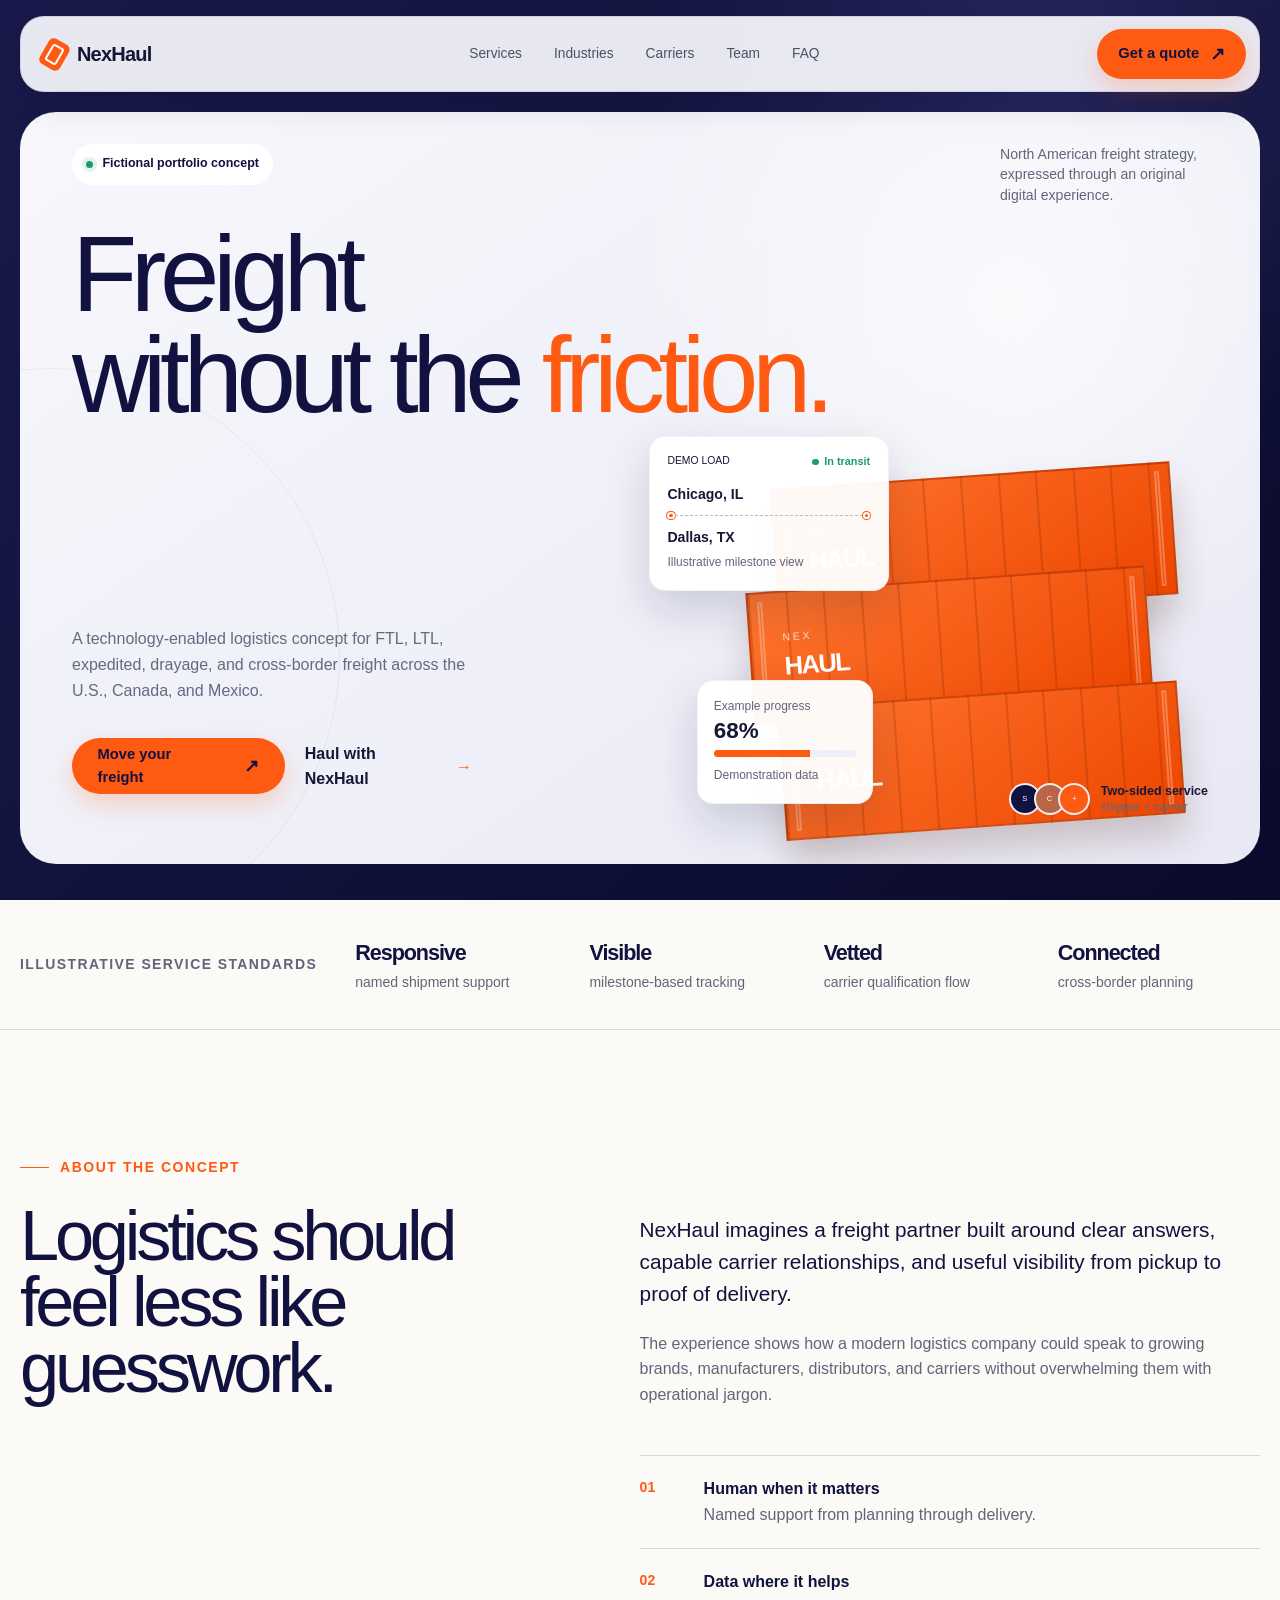
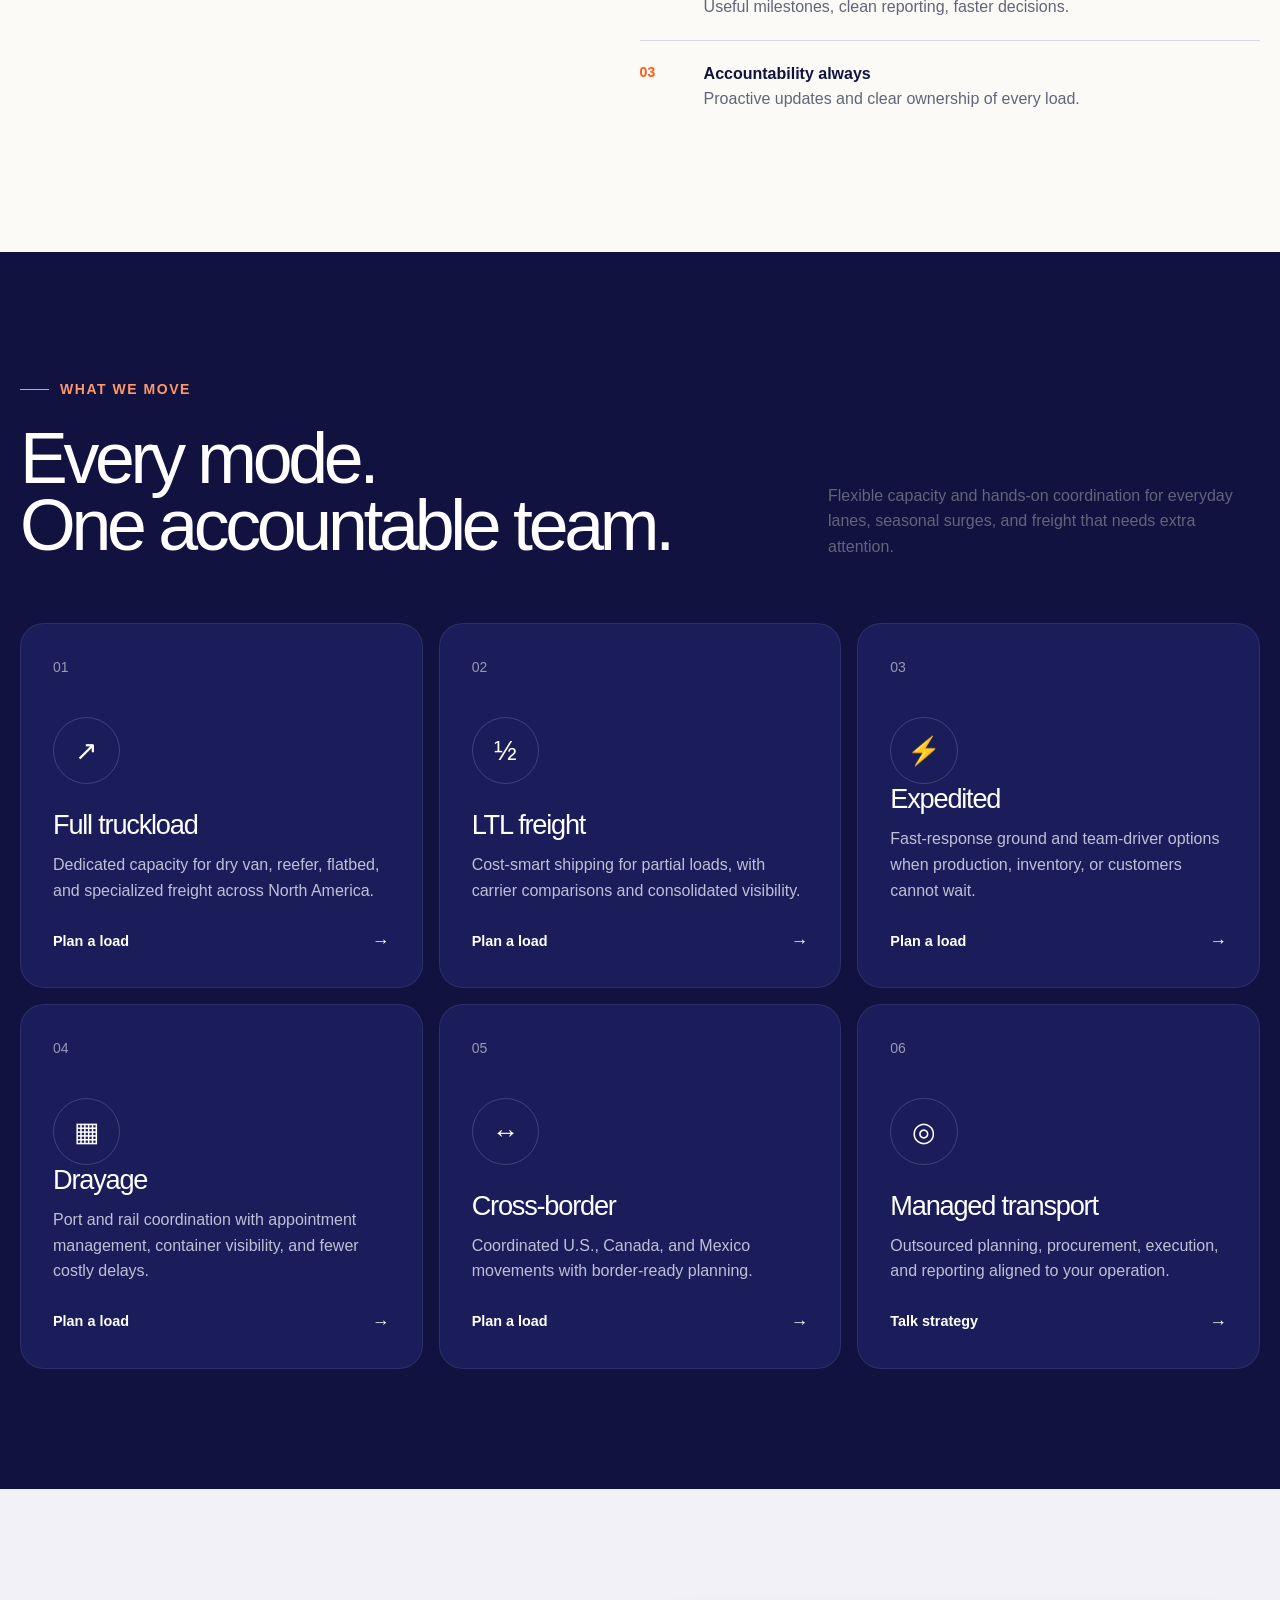
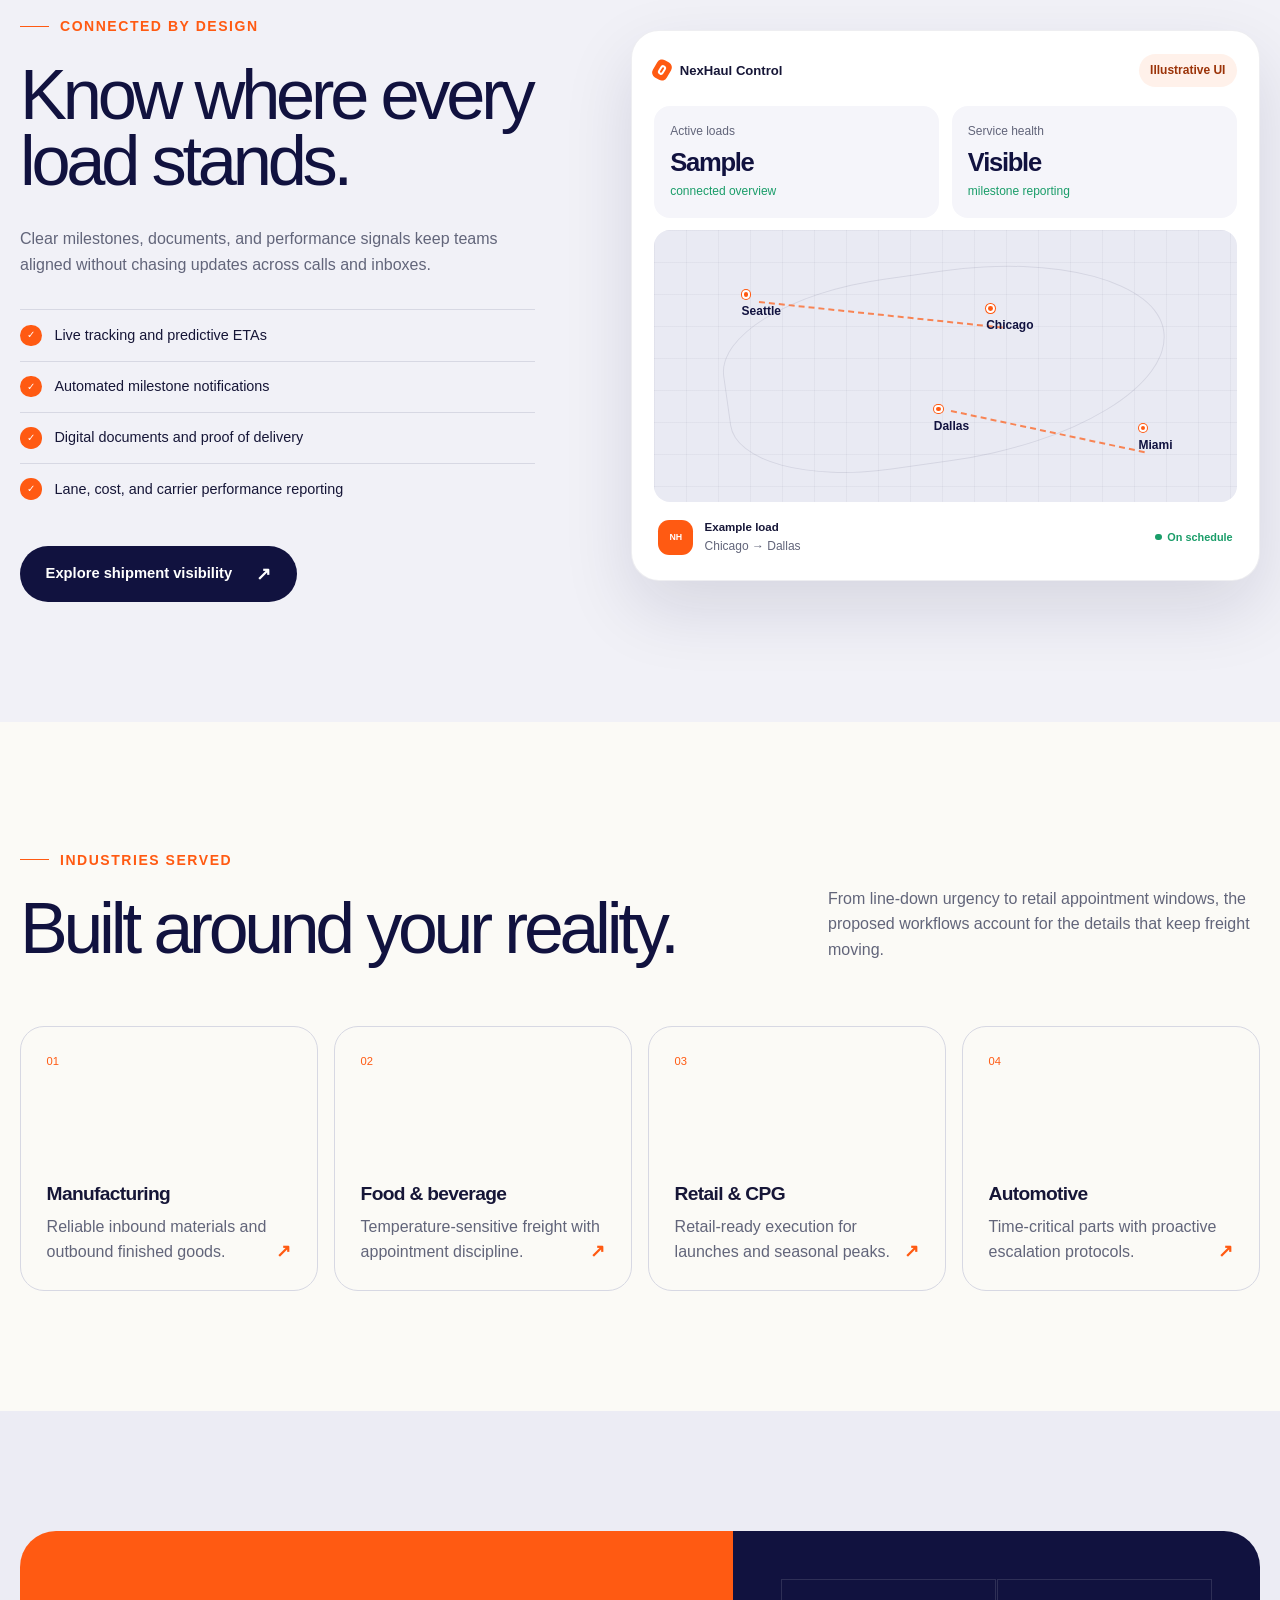
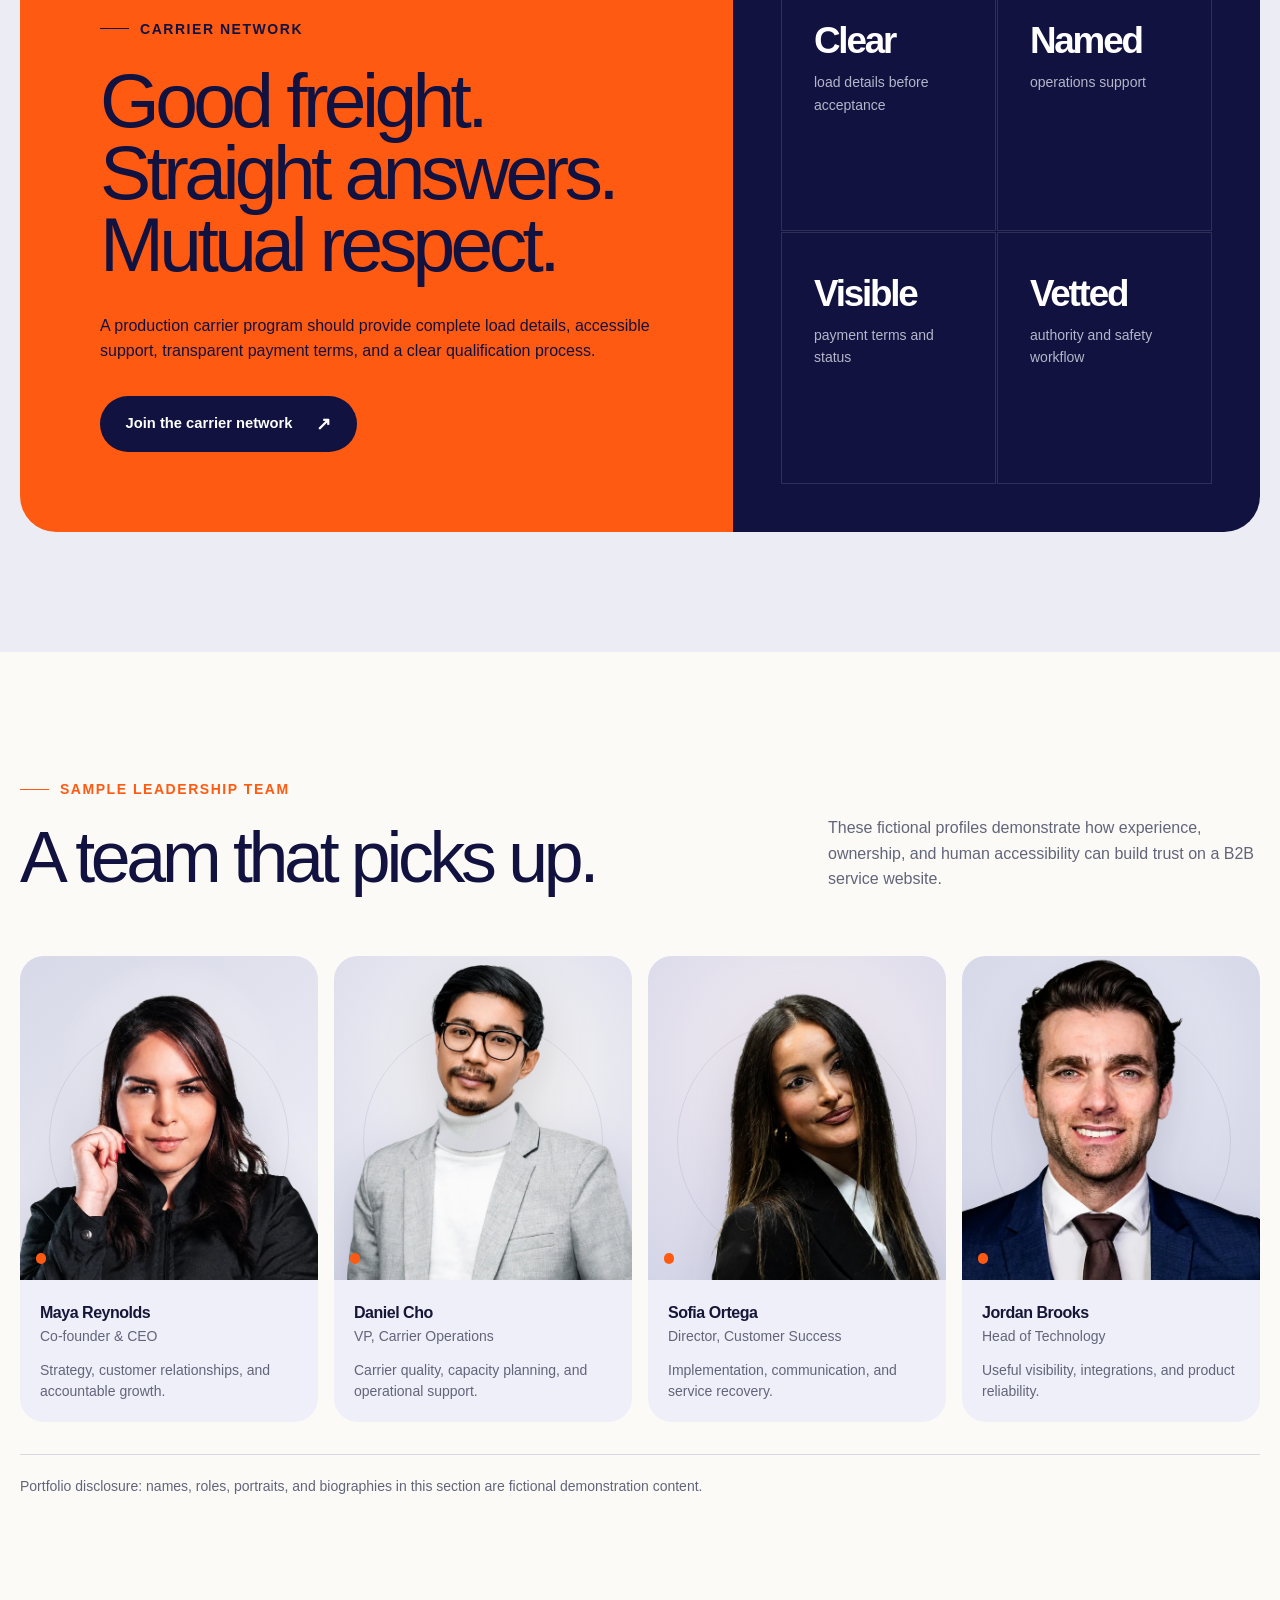
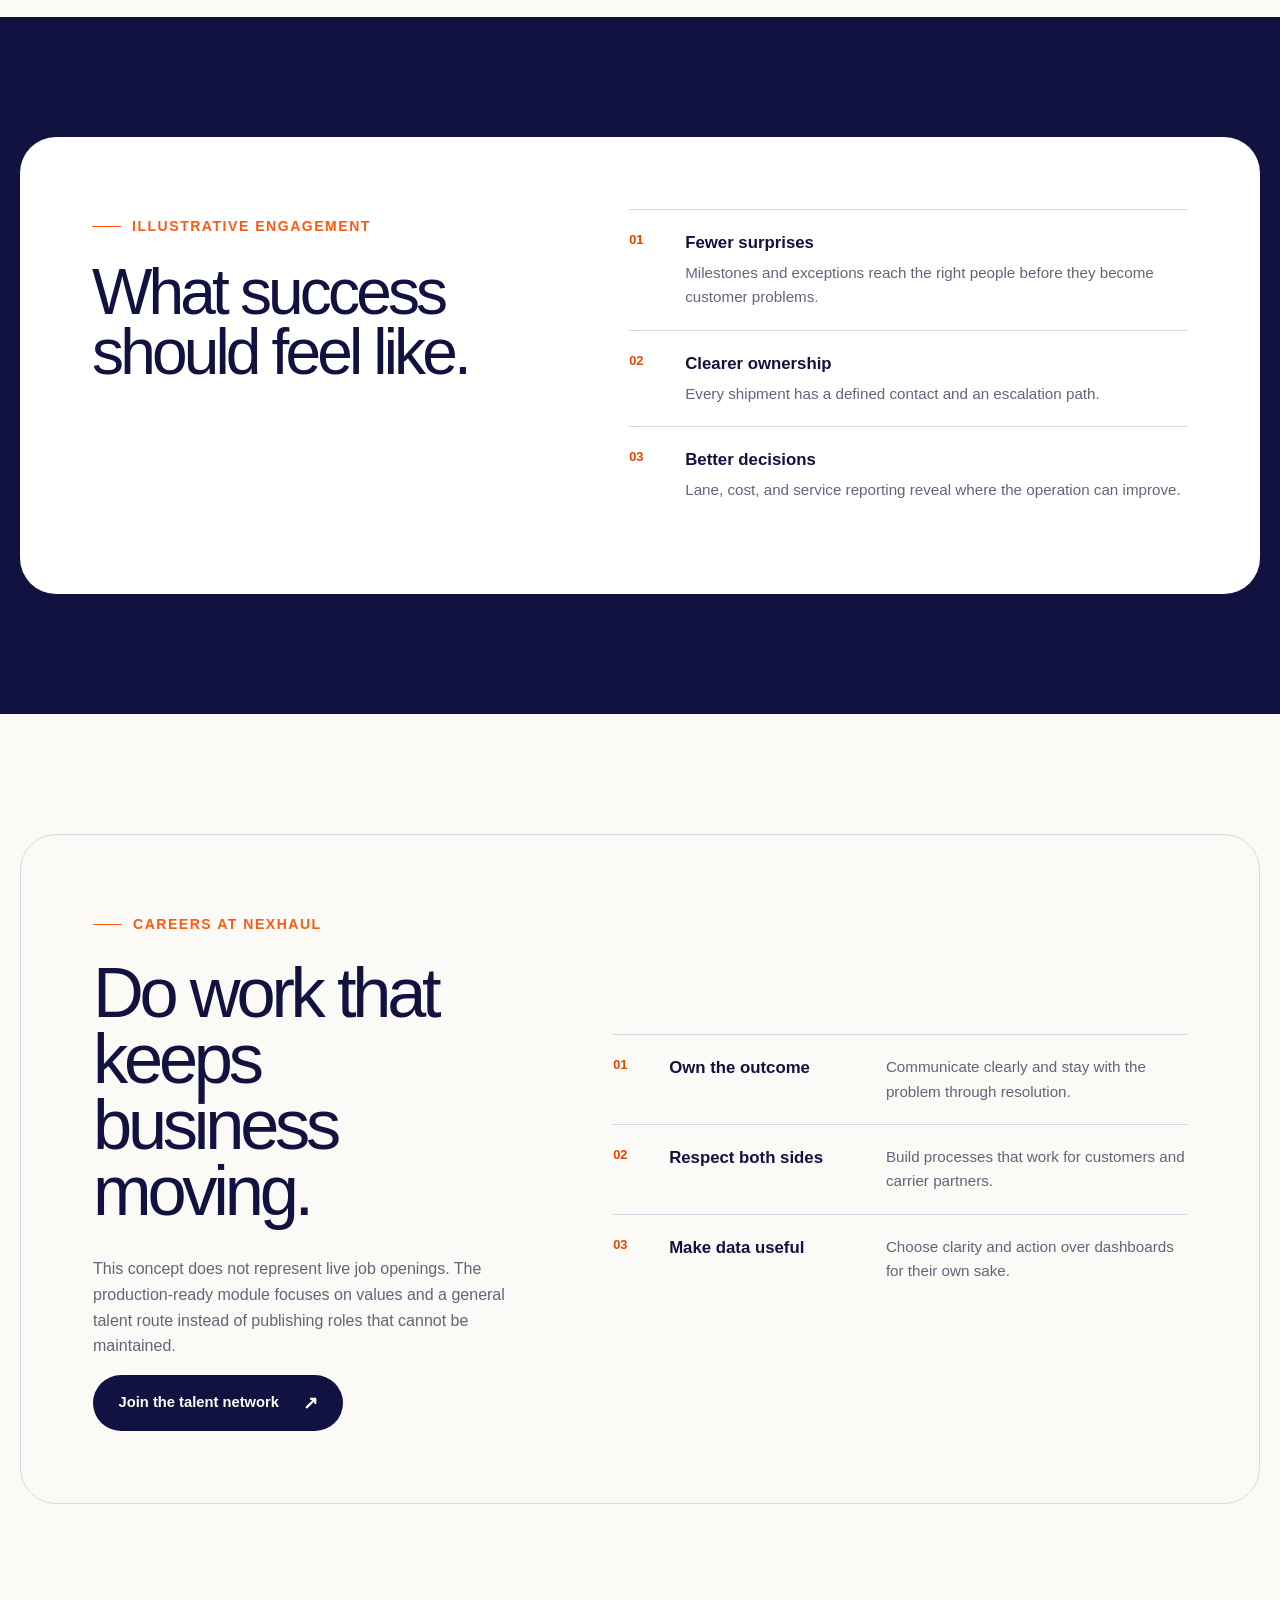
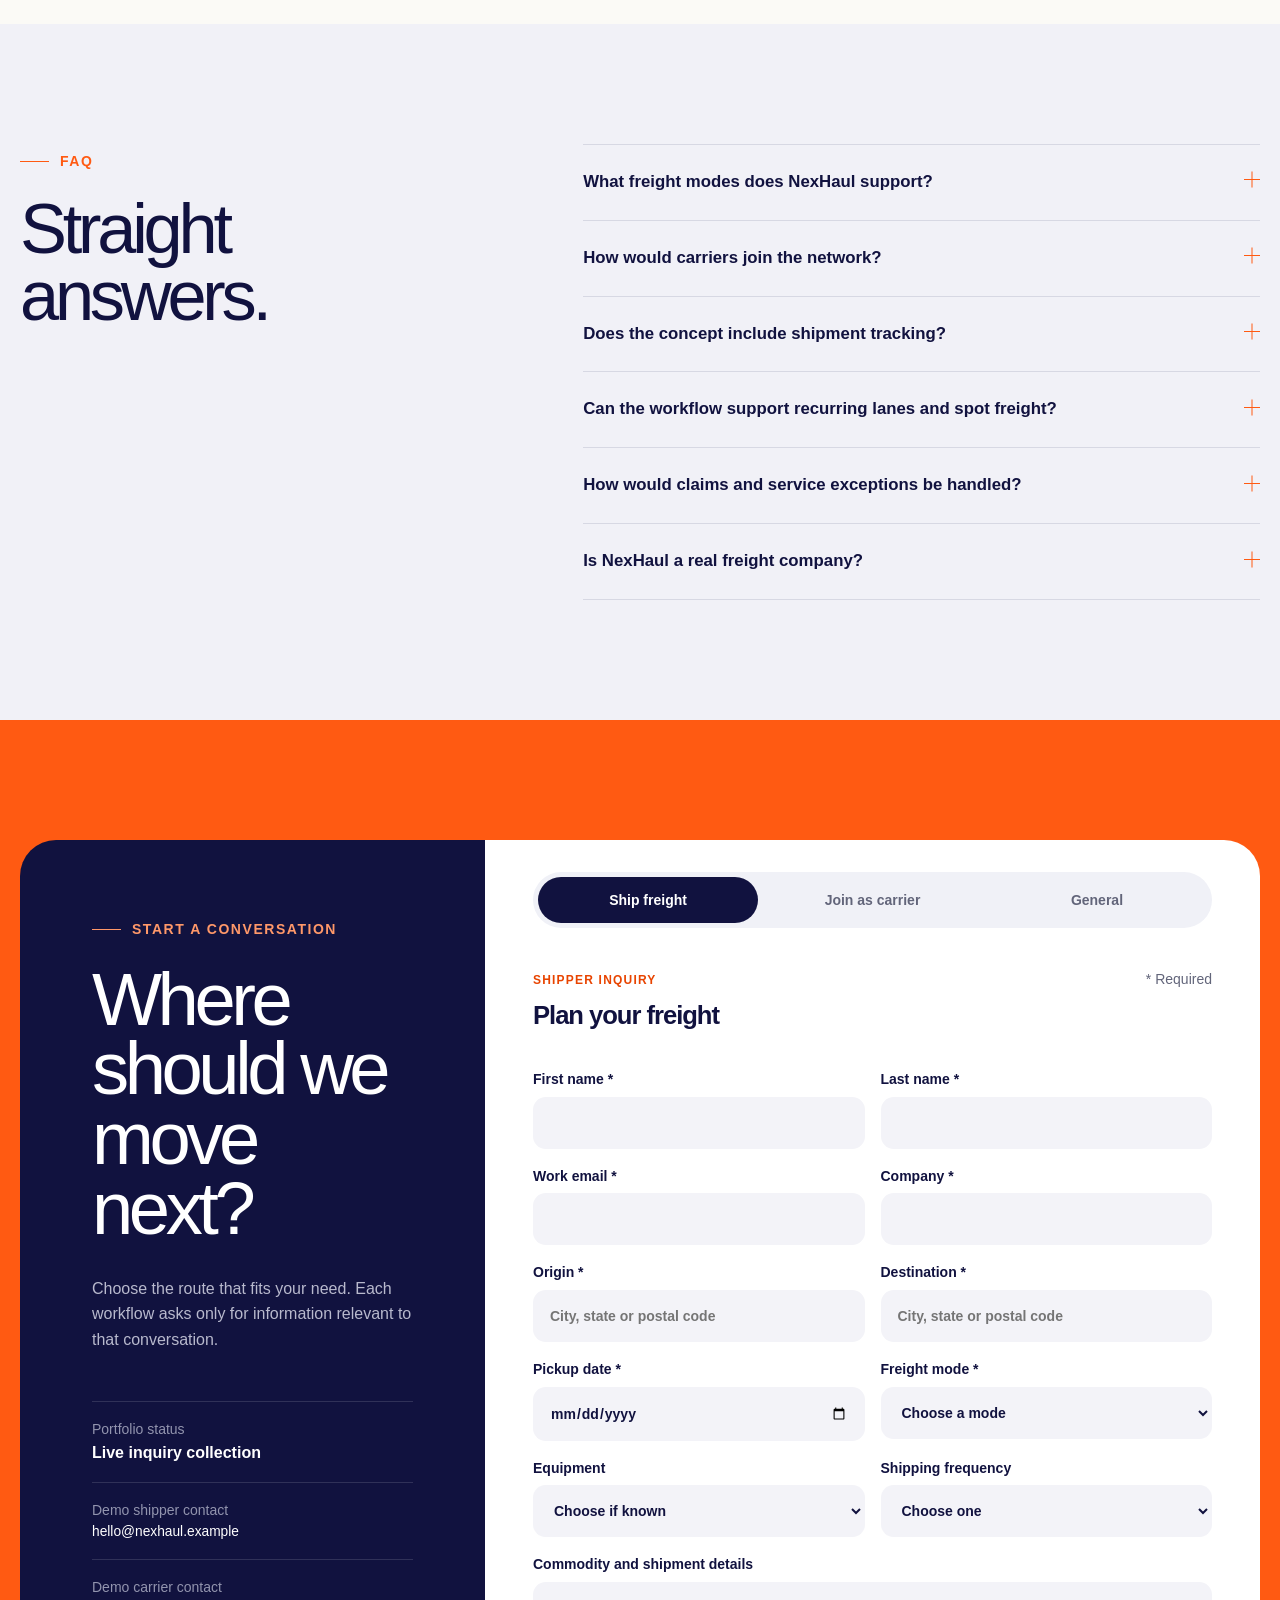
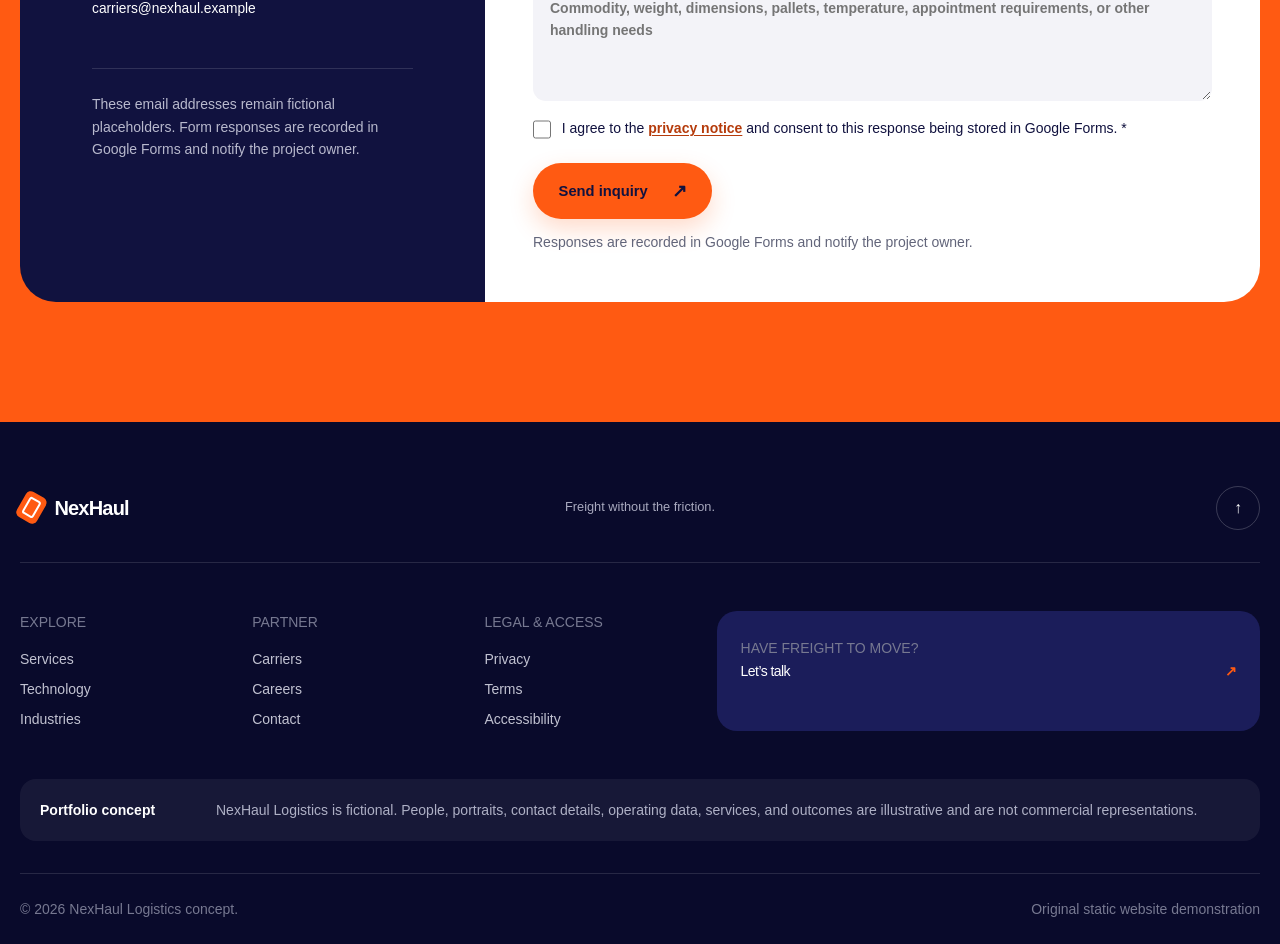
<file: index.html>
<!doctype html>
<html lang="en" class="no-js">
  <head>
    <meta charset="UTF-8" />
    <meta name="viewport" content="width=device-width, initial-scale=1.0" />

    <title>NexHaul Logistics | Freight Without the Friction</title>
    <meta name="description" content="Explore NexHaul Logistics, a fictional portfolio concept for full truckload, LTL, expedited, drayage, cross-border, and managed transportation services." />
    <meta name="author" content="NexHaul Logistics portfolio concept" />
    <meta name="robots" content="index, follow" />
    <meta name="theme-color" content="#11123f" />
    <meta name="color-scheme" content="light" />

    <meta property="og:title" content="NexHaul Logistics | Freight Without the Friction" />
    <meta property="og:description" content="A polished fictional logistics website concept built for modern shippers and dependable carriers." />
    <meta property="og:type" content="website" />
    <meta property="og:locale" content="en_US" />
    <meta property="og:site_name" content="NexHaul Logistics" />
    <meta property="og:image" content="./assets/og.png" />
    <meta property="og:image:width" content="1200" />
    <meta property="og:image:height" content="630" />
    <meta property="og:image:alt" content="NexHaul Logistics — Freight without the friction" />
    <meta name="twitter:card" content="summary_large_image" />
    <meta name="twitter:title" content="NexHaul Logistics | Freight Without the Friction" />
    <meta name="twitter:description" content="A polished fictional logistics website concept built for modern shippers and dependable carriers." />
    <meta name="twitter:image" content="./assets/og.png" />

    <link rel="icon" type="image/png" href="./assets/favicon.png" />
    <link rel="stylesheet" href="./styles.css" />
    <script>document.documentElement.classList.replace("no-js", "js");</script>

    <script type="application/ld+json">
      {
        "@context": "https://schema.org",
        "@type": "WebSite",
        "name": "NexHaul Logistics",
        "description": "A fictional logistics website concept created for portfolio demonstration.",
        "inLanguage": "en-US"
      }
    </script>
    <script type="application/ld+json">
      {
        "@context": "https://schema.org",
        "@type": "FAQPage",
        "mainEntity": [
          {"@type":"Question","name":"What freight modes does NexHaul support?","acceptedAnswer":{"@type":"Answer","text":"The NexHaul concept presents full truckload, less-than-truckload, expedited, drayage, cross-border, and managed transportation solutions."}},
          {"@type":"Question","name":"How would carriers join the NexHaul network?","acceptedAnswer":{"@type":"Answer","text":"A production carrier workflow would collect company, authority, equipment, lane, insurance, safety, and payment details for review."}},
          {"@type":"Question","name":"Does the concept include shipment tracking?","acceptedAnswer":{"@type":"Answer","text":"The interface demonstrates milestone updates and shipment visibility. A production implementation would connect these views to real transportation data."}},
          {"@type":"Question","name":"Can the workflow support recurring lanes and spot freight?","acceptedAnswer":{"@type":"Answer","text":"The proposed service model supports both recurring lane programs and one-time spot movements."}},
          {"@type":"Question","name":"How would claims and service exceptions be handled?","acceptedAnswer":{"@type":"Answer","text":"A production operation should publish a documented escalation and claims process with named support, required documentation, and response expectations."}},
          {"@type":"Question","name":"Is NexHaul a real freight company?","acceptedAnswer":{"@type":"Answer","text":"No. NexHaul Logistics is a fictional portfolio concept. Its people, operating data, contact details, and business claims are illustrative."}}
        ]
      }
    </script>
  </head>
  <body>
    <a class="skip-link" href="#main-content">Skip to main content</a>
    <div class="menu-overlay" data-menu-overlay hidden></div>

    <header class="site-header" data-header>
      <div class="nav-shell container">
        <a class="brand" href="#home" aria-label="NexHaul Logistics home"><span class="brand-mark" aria-hidden="true"><span></span></span><span>NexHaul</span></a>
        <button class="menu-toggle" type="button" aria-label="Open navigation" aria-controls="primary-navigation" aria-expanded="false" data-menu-toggle><span></span><span></span><span></span></button>
        <nav class="primary-nav" id="primary-navigation" aria-label="Primary navigation" data-nav>
          <a href="#services">Services</a><a href="#industries">Industries</a><a href="#carriers">Carriers</a><a href="#team">Team</a><a href="#faq">FAQ</a>
          <a class="mobile-nav-cta" href="#quote" data-form-tab-link="shipper">Ship freight</a><a class="mobile-nav-cta" href="#quote" data-form-tab-link="carrier">Join as a carrier</a>
        </nav>
        <a class="button button--small button--orange nav-cta" href="#quote" data-form-tab-link="shipper">Get a quote <span>↗</span></a>
      </div>
    </header>

    <main id="main-content">
      <section class="hero" id="home">
        <div class="hero-shell container">
          <div class="hero-topline"><span class="tag"><span class="tag-dot"></span> Fictional portfolio concept</span><p>North American freight strategy, expressed through an original digital experience.</p></div>
          <div class="hero-heading"><h1>Freight<br />without the <em>friction.</em></h1></div>
          <div class="hero-copy">
            <p>A technology-enabled logistics concept for FTL, LTL, expedited, drayage, and cross-border freight across the U.S., Canada, and Mexico.</p>
            <div class="hero-actions"><a class="button button--orange" href="#quote" data-form-tab-link="shipper">Move your freight <span>↗</span></a><a class="text-link" href="#carriers">Haul with NexHaul <span>→</span></a></div>
          </div>
          <div class="hero-visual" aria-hidden="true">
            <div class="route-card float-card"><div class="route-card__top"><span>DEMO LOAD</span><span class="status"><i></i> In transit</span></div><strong>Chicago, IL</strong><div class="route-line"><i></i><span></span><i></i></div><strong>Dallas, TX</strong><small>Illustrative milestone view</small></div>
            <div class="container-stack"><div class="cargo cargo--back"><span>NEX</span><b>HAUL</b></div><div class="cargo cargo--middle"><span>NEX</span><b>HAUL</b></div><div class="cargo cargo--front"><span>NEX</span><b>HAUL</b></div></div>
            <div class="load-card float-card"><span class="mini-label">Example progress</span><strong>68%</strong><span class="progress"><i></i></span><small>Demonstration data</small></div>
            <div class="customer-chip"><span class="chip-avatars"><i>S</i><i>C</i><i>+</i></span><span><strong>Two-sided service</strong><small>shipper + carrier</small></span></div>
          </div>
        </div>
      </section>

      <section class="trust-strip" aria-label="Illustrative service principles"><div class="container trust-grid"><p>Illustrative service standards</p><div><strong>Responsive</strong><span>named shipment support</span></div><div><strong>Visible</strong><span>milestone-based tracking</span></div><div><strong>Vetted</strong><span>carrier qualification flow</span></div><div><strong>Connected</strong><span>cross-border planning</span></div></div></section>

      <section class="section about" id="about"><div class="container split-grid"><div class="section-intro reveal"><span class="eyebrow">About the concept</span><h2>Logistics should feel less like guesswork.</h2></div><div class="about-copy reveal"><p class="lead">NexHaul imagines a freight partner built around clear answers, capable carrier relationships, and useful visibility from pickup to proof of delivery.</p><p>The experience shows how a modern logistics company could speak to growing brands, manufacturers, distributors, and carriers without overwhelming them with operational jargon.</p><div class="feature-list"><div><span>01</span><p><strong>Human when it matters</strong>Named support from planning through delivery.</p></div><div><span>02</span><p><strong>Data where it helps</strong>Useful milestones, clean reporting, faster decisions.</p></div><div><span>03</span><p><strong>Accountability always</strong>Proactive updates and clear ownership of every load.</p></div></div></div></div></section>

      <section class="section services" id="services"><div class="container">
        <div class="section-heading section-heading--light reveal"><div><span class="eyebrow eyebrow--light">What we move</span><h2>Every mode.<br />One accountable team.</h2></div><p>Flexible capacity and hands-on coordination for everyday lanes, seasonal surges, and freight that needs extra attention.</p></div>
        <div class="services-grid">
          <a class="service-card reveal" href="#quote" data-form-tab-link="shipper" data-set-service="ftl" aria-label="Plan a full truckload shipment"><span class="service-no">01</span><span class="service-symbol" aria-hidden="true">↗</span><h3>Full truckload</h3><p>Dedicated capacity for dry van, reefer, flatbed, and specialized freight across North America.</p><span class="card-link">Plan a load <b>→</b></span></a>
          <a class="service-card reveal" href="#quote" data-form-tab-link="shipper" data-set-service="ltl" aria-label="Plan an LTL shipment"><span class="service-no">02</span><span class="service-symbol" aria-hidden="true">½</span><h3>LTL freight</h3><p>Cost-smart shipping for partial loads, with carrier comparisons and consolidated visibility.</p><span class="card-link">Plan a load <b>→</b></span></a>
          <a class="service-card reveal" href="#quote" data-form-tab-link="shipper" data-set-service="expedited" aria-label="Plan an expedited shipment"><span class="service-no">03</span><span class="service-symbol" aria-hidden="true">⚡</span><h3>Expedited</h3><p>Fast-response ground and team-driver options when production, inventory, or customers cannot wait.</p><span class="card-link">Plan a load <b>→</b></span></a>
          <a class="service-card reveal" href="#quote" data-form-tab-link="shipper" data-set-service="drayage" aria-label="Plan a drayage shipment"><span class="service-no">04</span><span class="service-symbol" aria-hidden="true">▦</span><h3>Drayage</h3><p>Port and rail coordination with appointment management, container visibility, and fewer costly delays.</p><span class="card-link">Plan a load <b>→</b></span></a>
          <a class="service-card reveal" href="#quote" data-form-tab-link="shipper" data-set-service="cross-border" aria-label="Plan a cross-border shipment"><span class="service-no">05</span><span class="service-symbol" aria-hidden="true">↔</span><h3>Cross-border</h3><p>Coordinated U.S., Canada, and Mexico movements with border-ready planning.</p><span class="card-link">Plan a load <b>→</b></span></a>
          <a class="service-card reveal" href="#quote" data-form-tab-link="shipper" data-set-service="managed" aria-label="Discuss managed transportation"><span class="service-no">06</span><span class="service-symbol" aria-hidden="true">◎</span><h3>Managed transport</h3><p>Outsourced planning, procurement, execution, and reporting aligned to your operation.</p><span class="card-link">Talk strategy <b>→</b></span></a>
        </div>
      </div></section>

      <section class="section tech" id="technology"><div class="container tech-shell"><div class="tech-copy reveal"><span class="eyebrow">Connected by design</span><h2>Know where every load stands.</h2><p>Clear milestones, documents, and performance signals keep teams aligned without chasing updates across calls and inboxes.</p><ul class="check-list"><li><span>✓</span>Live tracking and predictive ETAs</li><li><span>✓</span>Automated milestone notifications</li><li><span>✓</span>Digital documents and proof of delivery</li><li><span>✓</span>Lane, cost, and carrier performance reporting</li></ul><a class="button button--dark" href="#quote" data-form-tab-link="shipper">Explore shipment visibility <span>↗</span></a></div><div class="dashboard reveal" role="img" aria-label="Illustrative NexHaul shipment analytics dashboard with sample data"><div class="dashboard-bar"><div><span class="brand-mark brand-mark--mini"><span></span></span><strong>NexHaul Control</strong></div><span class="dashboard-demo">Illustrative UI</span></div><div class="metrics"><div><small>Active loads</small><strong>Sample</strong><span>connected overview</span></div><div><small>Service health</small><strong>Visible</strong><span>milestone reporting</span></div></div><div class="map-panel" aria-hidden="true"><div class="map-grid"></div><span class="map-city map-city--sea"><i></i>Seattle</span><span class="map-city map-city--chi"><i></i>Chicago</span><span class="map-city map-city--dal"><i></i>Dallas</span><span class="map-city map-city--mia"><i></i>Miami</span><span class="map-route map-route--one"></span><span class="map-route map-route--two"></span></div><div class="shipment-row"><span class="shipment-icon">NH</span><span><strong>Example load</strong><small>Chicago → Dallas</small></span><span class="status"><i></i> On schedule</span></div></div></div></section>

      <section class="section industries" id="industries"><div class="container"><div class="section-heading reveal"><div><span class="eyebrow">Industries served</span><h2>Built around your reality.</h2></div><p>From line-down urgency to retail appointment windows, the proposed workflows account for the details that keep freight moving.</p></div><div class="industry-grid"><a class="industry-card reveal" href="#quote" data-form-tab-link="shipper" data-set-industry="manufacturing"><span>01</span><h3>Manufacturing</h3><p>Reliable inbound materials and outbound finished goods.</p><b aria-hidden="true">↗</b></a><a class="industry-card reveal" href="#quote" data-form-tab-link="shipper" data-set-industry="food-beverage"><span>02</span><h3>Food & beverage</h3><p>Temperature-sensitive freight with appointment discipline.</p><b aria-hidden="true">↗</b></a><a class="industry-card reveal" href="#quote" data-form-tab-link="shipper" data-set-industry="retail-cpg"><span>03</span><h3>Retail & CPG</h3><p>Retail-ready execution for launches and seasonal peaks.</p><b aria-hidden="true">↗</b></a><a class="industry-card reveal" href="#quote" data-form-tab-link="shipper" data-set-industry="automotive"><span>04</span><h3>Automotive</h3><p>Time-critical parts with proactive escalation protocols.</p><b aria-hidden="true">↗</b></a></div></div></section>

      <section class="section carriers" id="carriers"><div class="container carrier-shell"><div class="carrier-main reveal"><span class="eyebrow">Carrier network</span><h2>Good freight.<br />Straight answers.<br />Mutual respect.</h2><p>A production carrier program should provide complete load details, accessible support, transparent payment terms, and a clear qualification process.</p><a class="button button--dark" href="#quote" data-form-tab-link="carrier">Join the carrier network <span>↗</span></a></div><div class="carrier-stats reveal"><div><strong>Clear</strong><span>load details before acceptance</span></div><div><strong>Named</strong><span>operations support</span></div><div><strong>Visible</strong><span>payment terms and status</span></div><div><strong>Vetted</strong><span>authority and safety workflow</span></div></div></div></section>

      <section class="section team" id="team"><div class="container"><div class="section-heading reveal"><div><span class="eyebrow">Sample leadership team</span><h2>A team that picks up.</h2></div><p>These fictional profiles demonstrate how experience, ownership, and human accessibility can build trust on a B2B service website.</p></div><div class="team-grid"><article class="team-card reveal"><div class="portrait portrait--one"><img src="./assets/maya-reynolds.webp" alt="" width="640" height="962" loading="lazy" decoding="async" /></div><div><h3>Maya Reynolds</h3><p>Co-founder & CEO</p><small>Strategy, customer relationships, and accountable growth.</small></div></article><article class="team-card reveal"><div class="portrait portrait--two"><img src="./assets/daniel-cho.webp" alt="" width="640" height="960" loading="lazy" decoding="async" /></div><div><h3>Daniel Cho</h3><p>VP, Carrier Operations</p><small>Carrier quality, capacity planning, and operational support.</small></div></article><article class="team-card reveal"><div class="portrait portrait--three"><img src="./assets/sofia-ortega.webp" alt="" width="640" height="960" loading="lazy" decoding="async" /></div><div><h3>Sofia Ortega</h3><p>Director, Customer Success</p><small>Implementation, communication, and service recovery.</small></div></article><article class="team-card reveal"><div class="portrait portrait--four"><img src="./assets/jordan-brooks.webp" alt="" width="640" height="962" loading="lazy" decoding="async" /></div><div><h3>Jordan Brooks</h3><p>Head of Technology</p><small>Useful visibility, integrations, and product reliability.</small></div></article></div><p class="concept-disclosure reveal">Portfolio disclosure: names, roles, portraits, and biographies in this section are fictional demonstration content.</p></div></section>

      <section class="section proof"><div class="container"><div class="proof-card reveal"><div><span class="eyebrow">Illustrative engagement</span><h2>What success should feel like.</h2></div><div class="proof-outcomes"><div><span>01</span><p><strong>Fewer surprises</strong>Milestones and exceptions reach the right people before they become customer problems.</p></div><div><span>02</span><p><strong>Clearer ownership</strong>Every shipment has a defined contact and an escalation path.</p></div><div><span>03</span><p><strong>Better decisions</strong>Lane, cost, and service reporting reveal where the operation can improve.</p></div></div></div></div></section>

      <section class="section careers" id="careers"><div class="container careers-shell"><div class="careers-copy reveal"><span class="eyebrow">Careers at NexHaul</span><h2>Do work that keeps business moving.</h2><p>This concept does not represent live job openings. The production-ready module focuses on values and a general talent route instead of publishing roles that cannot be maintained.</p><a class="button button--dark" href="#quote" data-form-tab-link="general" data-set-topic="careers">Join the talent network <span>↗</span></a></div><div class="career-values reveal"><div><span>01</span><strong>Own the outcome</strong><p>Communicate clearly and stay with the problem through resolution.</p></div><div><span>02</span><strong>Respect both sides</strong><p>Build processes that work for customers and carrier partners.</p></div><div><span>03</span><strong>Make data useful</strong><p>Choose clarity and action over dashboards for their own sake.</p></div></div></div></section>

      <section class="section faq" id="faq"><div class="container faq-shell"><div class="section-intro reveal"><span class="eyebrow">FAQ</span><h2>Straight answers.</h2></div><div class="faq-list reveal"><details><summary>What freight modes does NexHaul support?<span></span></summary><p>The concept presents full truckload, LTL, expedited, drayage, cross-border, and managed transportation. A real operator should publish mode-specific capabilities and exclusions.</p></details><details><summary>How would carriers join the network?<span></span></summary><p>The carrier form collects authority, equipment, lane, fleet, and contact details. A production operation should then verify authority, insurance, safety, and payment information.</p></details><details><summary>Does the concept include shipment tracking?<span></span></summary><p>Yes. The interface demonstrates milestone updates and shared visibility. Production tracking would require integration with real transportation and location data.</p></details><details><summary>Can the workflow support recurring lanes and spot freight?<span></span></summary><p>Yes. The shipper inquiry supports recurring, seasonal, and one-time freight so the commercial team can qualify the request appropriately.</p></details><details><summary>How would claims and service exceptions be handled?<span></span></summary><p>A real operation should publish a documented escalation and claims process with required documents, named support, and response expectations. This concept intentionally does not invent those terms.</p></details><details><summary>Is NexHaul a real freight company?<span></span></summary><p>No. NexHaul Logistics is a fictional portfolio concept. Its people, operating data, contact details, and business claims are illustrative and should be replaced before a commercial launch.</p></details></div></div></section>

      <section class="section contact" id="quote"><div class="container contact-shell"><div class="contact-copy reveal"><span class="eyebrow eyebrow--light">Start a conversation</span><h2>Where should we move next?</h2><p>Choose the route that fits your need. Each workflow asks only for information relevant to that conversation.</p><div class="contact-lines"><div><span>Portfolio status</span><strong>Live inquiry collection</strong></div><div><span>Demo shipper contact</span><a href="mailto:hello@nexhaul.example">hello@nexhaul.example</a></div><div><span>Demo carrier contact</span><a href="mailto:carriers@nexhaul.example">carriers@nexhaul.example</a></div></div><p class="contact-disclosure">These email addresses remain fictional placeholders. Form responses are recorded in Google Forms and notify the project owner.</p></div>
	        <div class="inquiry-card reveal">
	          <noscript><p class="noscript-note">JavaScript provides enhanced validation and confirmation messages. All three inquiry forms remain available below and submit to Google Forms.</p></noscript>
	          <iframe class="submission-frame" name="google-forms-response" title="Google Forms submission response" hidden></iframe>
	          <div class="inquiry-tabs" role="tablist" aria-label="Choose an inquiry type"><button type="button" role="tab" id="shipper-tab" aria-controls="shipper-panel" aria-selected="true" data-form-tab="shipper">Ship freight</button><button type="button" role="tab" id="carrier-tab" aria-controls="carrier-panel" aria-selected="false" tabindex="-1" data-form-tab="carrier">Join as carrier</button><button type="button" role="tab" id="general-tab" aria-controls="general-panel" aria-selected="false" tabindex="-1" data-form-tab="general">General</button></div>
          <div class="form-panel" role="tabpanel" id="shipper-panel" aria-labelledby="shipper-tab" data-form-panel="shipper"><div class="form-head"><div><span>Shipper inquiry</span><h3>Plan your freight</h3></div><p>* Required</p></div><form class="inquiry-form" action="https://docs.google.com/forms/d/e/1FAIpQLSc2jFnoCcUnFWgMADyK1qa_06fdCthXwMxvKGCFdKKLq7GNGw/formResponse" method="post" target="google-forms-response" accept-charset="UTF-8" data-inquiry-form data-form-type="shipper">
            <input type="hidden" name="entry.358426752" value="Shipper inquiry" /><div class="field-grid"><label>First name *<input type="text" name="entry.622898375" autocomplete="given-name" required /></label><label>Last name *<input type="text" name="entry.413893670" autocomplete="family-name" required /></label></div>
            <div class="field-grid"><label>Work email *<input type="email" name="entry.1594330004" autocomplete="email" required /></label><label>Company *<input type="text" name="entry.695987530" autocomplete="organization" required /></label></div>
            <div class="field-grid"><label>Origin *<input type="text" name="entry.1773163357" autocomplete="address-level2" placeholder="City, state or postal code" required /></label><label>Destination *<input type="text" name="entry.531201459" autocomplete="address-level2" placeholder="City, state or postal code" required /></label></div>
            <div class="field-grid"><label>Pickup date *<input type="date" name="entry.1745237499" required data-future-date /></label><label>Freight mode *<select name="entry.1397808681" required data-service-select><option value="">Choose a mode</option><option value="Full truckload">Full truckload</option><option value="LTL freight">LTL freight</option><option value="Expedited">Expedited</option><option value="Drayage">Drayage</option><option value="Cross-border">Cross-border</option><option value="Managed transportation">Managed transportation</option></select></label></div>
            <div class="field-grid"><label>Equipment<select name="entry.2117307262"><option value="">Choose if known</option><option>Dry van</option><option>Reefer</option><option>Flatbed</option><option>Container / chassis</option><option>Specialized</option></select></label><label>Shipping frequency<select name="entry.1633817933"><option value="">Choose one</option><option>One-time / spot</option><option>Weekly</option><option>Monthly</option><option>Seasonal / surge</option><option>Recurring lane program</option></select></label></div>
            <input type="hidden" name="entry.635772329" value="" data-industry-input /><label>Commodity and shipment details<textarea name="entry.419991920" rows="4" placeholder="Commodity, weight, dimensions, pallets, temperature, appointment requirements, or other handling needs"></textarea></label>
            <label class="consent-field"><input type="checkbox" name="entry.489025909" value="Yes" required /><span>I agree to the <a href="./privacy.html">privacy notice</a> and consent to this response being stored in Google Forms. *</span></label>
            <button class="button button--orange" type="submit">Send inquiry <span>↗</span></button><p class="form-note">Responses are recorded in Google Forms and notify the project owner.</p><div class="form-success" role="status" aria-live="polite" hidden><strong>Inquiry sent.</strong><span>Your response has been recorded successfully.</span></div>
          </form></div>
          <div class="form-panel" role="tabpanel" id="carrier-panel" aria-labelledby="carrier-tab" data-form-panel="carrier" hidden><div class="form-head"><div><span>Carrier onboarding</span><h3>Tell us how you haul</h3></div><p>* Required</p></div><form class="inquiry-form" action="https://docs.google.com/forms/d/e/1FAIpQLSc2jFnoCcUnFWgMADyK1qa_06fdCthXwMxvKGCFdKKLq7GNGw/formResponse" method="post" target="google-forms-response" accept-charset="UTF-8" data-inquiry-form data-form-type="carrier">
            <input type="hidden" name="entry.358426752" value="Carrier inquiry" /><div class="field-grid"><label>First name *<input type="text" name="entry.622898375" autocomplete="given-name" required /></label><label>Last name *<input type="text" name="entry.413893670" autocomplete="family-name" required /></label></div><div class="field-grid"><label>Work email *<input type="email" name="entry.1594330004" autocomplete="email" required /></label><label>Legal company name *<input type="text" name="entry.695987530" autocomplete="organization" required /></label></div>
            <div class="field-grid"><label>MC or DOT number *<input type="text" name="entry.583191486" inputmode="numeric" placeholder="Enter active authority" required /></label><label>Fleet size<select name="entry.1089970281"><option value="">Choose one</option><option>Owner-operator</option><option>2–10 power units</option><option>11–50 power units</option><option>51+ power units</option></select></label></div><div class="field-grid"><label>Primary equipment *<select name="entry.2117307262" required><option value="">Choose equipment</option><option>Dry van</option><option>Reefer</option><option>Flatbed</option><option>Drayage</option><option>Specialized</option></select></label><label>Preferred lanes *<input type="text" name="entry.1720182360" placeholder="Regions, states, or cross-border lanes" required /></label></div>
            <label>Additional details<textarea name="entry.1083556945" rows="4" placeholder="Certifications, team capacity, dispatch coverage, payment questions, or anything else we should know"></textarea></label><label class="consent-field"><input type="checkbox" name="entry.489025909" value="Yes" required /><span>I agree to the <a href="./privacy.html">privacy notice</a> and consent to this response being stored in Google Forms. *</span></label>
            <button class="button button--orange" type="submit">Send carrier profile <span>↗</span></button><p class="form-note">Authority, insurance, and safety information is recorded but not automatically verified.</p><div class="form-success" role="status" aria-live="polite" hidden><strong>Carrier profile sent.</strong><span>Your response has been recorded successfully.</span></div>
          </form></div>
          <div class="form-panel" role="tabpanel" id="general-panel" aria-labelledby="general-tab" data-form-panel="general" hidden><div class="form-head"><div><span>General inquiry</span><h3>Reach the right team</h3></div><p>* Required</p></div><form class="inquiry-form" action="https://docs.google.com/forms/d/e/1FAIpQLSc2jFnoCcUnFWgMADyK1qa_06fdCthXwMxvKGCFdKKLq7GNGw/formResponse" method="post" target="google-forms-response" accept-charset="UTF-8" data-inquiry-form data-form-type="general">
            <input type="hidden" name="entry.358426752" value="General inquiry" /><div class="field-grid"><label>Name *<input type="text" name="entry.622898375" autocomplete="name" required /></label><label>Email *<input type="email" name="entry.1594330004" autocomplete="email" required /></label></div><label>Topic *<select name="entry.336185456" required data-topic-select><option value="">Choose a topic</option><option value="Careers">Careers</option><option value="Partnership">Partnership</option><option value="Media inquiry">Media inquiry</option><option value="Other">Other</option></select></label><label>Message *<textarea name="entry.1083556945" rows="5" placeholder="How can the team help?" required></textarea></label><label class="consent-field"><input type="checkbox" name="entry.489025909" value="Yes" required /><span>I agree to the <a href="./privacy.html">privacy notice</a> and consent to this response being stored in Google Forms. *</span></label>
            <button class="button button--orange" type="submit">Send message <span>↗</span></button><p class="form-note">Responses are recorded in Google Forms and notify the project owner.</p><div class="form-success" role="status" aria-live="polite" hidden><strong>Message sent.</strong><span>Your response has been recorded successfully.</span></div>
          </form></div>
        </div>
      </div></section>
    </main>

    <footer class="site-footer" id="project-notes"><div class="container footer-top"><a class="brand brand--light" href="#home"><span class="brand-mark"><span></span></span><span>NexHaul</span></a><p>Freight without the friction.</p><a class="back-top" href="#home" aria-label="Back to top">↑</a></div><div class="container footer-grid"><div><span>Explore</span><a href="#services">Services</a><a href="#technology">Technology</a><a href="#industries">Industries</a></div><div><span>Partner</span><a href="#carriers">Carriers</a><a href="#careers">Careers</a><a href="#quote">Contact</a></div><div><span>Legal & access</span><a href="./privacy.html">Privacy</a><a href="./terms.html">Terms</a><a href="./accessibility.html">Accessibility</a></div><div class="footer-cta"><span>Have freight to move?</span><a href="#quote" data-form-tab-link="shipper">Let’s talk <b>↗</b></a></div></div><div class="container portfolio-note"><strong>Portfolio concept</strong><p>NexHaul Logistics is fictional. People, portraits, contact details, operating data, services, and outcomes are illustrative and are not commercial representations.</p></div><div class="container footer-bottom"><span>© <span data-year></span> NexHaul Logistics concept.</span><span>Original static website demonstration</span></div></footer>
    <script src="./script.js" defer></script>
  </body>
</html>
</file>
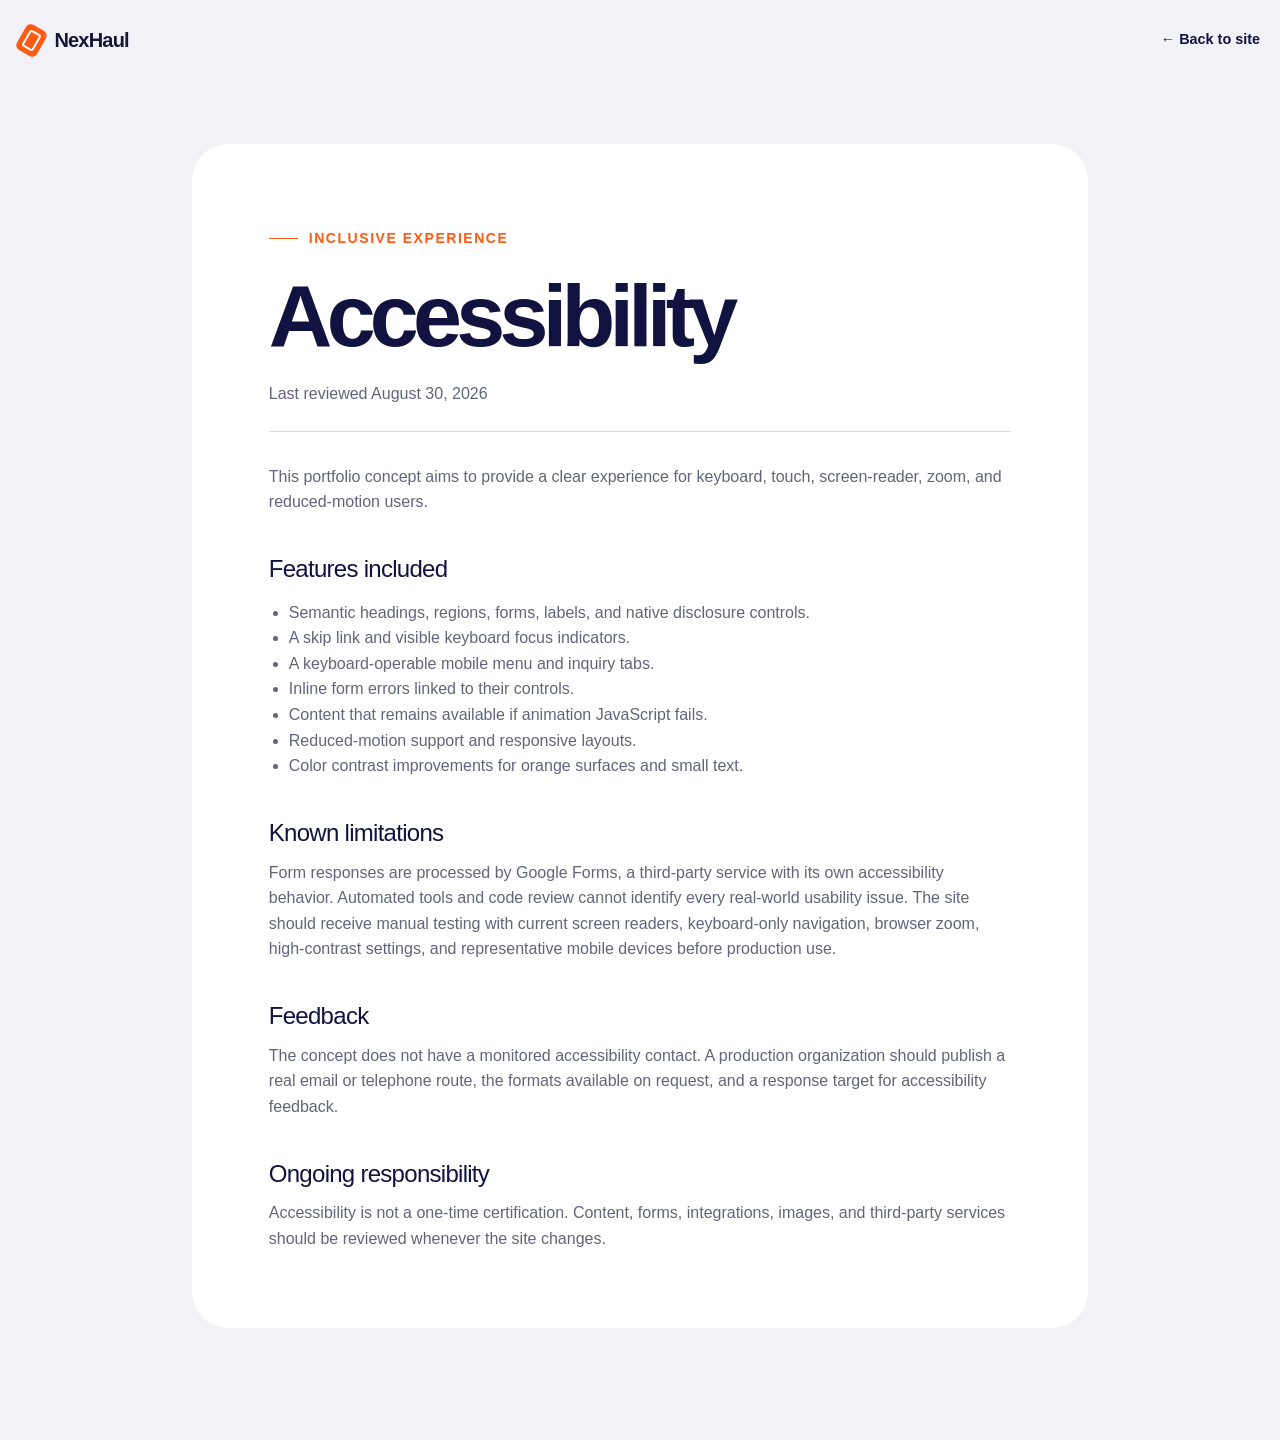
<file: accessibility.html>
<!doctype html>
<html lang="en">
  <head>
    <meta charset="UTF-8" />
    <meta name="viewport" content="width=device-width, initial-scale=1.0" />
    <title>Accessibility | NexHaul Logistics Concept</title>
    <meta name="description" content="Accessibility information for the fictional NexHaul Logistics portfolio website concept." />
    <meta name="robots" content="noindex, follow" />
    <link rel="icon" type="image/png" href="./assets/favicon.png" />
    <link rel="stylesheet" href="./styles.css" />
  </head>
  <body class="legal-page">
    <header class="legal-header"><div class="container"><a class="brand" href="./index.html"><span class="brand-mark" aria-hidden="true"><span></span></span><span>NexHaul</span></a><a class="legal-back" href="./index.html#project-notes">← Back to site</a></div></header>
    <main class="legal-main"><article class="legal-shell">
      <span class="eyebrow">Inclusive experience</span><h1>Accessibility</h1><p class="legal-meta">Last reviewed August 30, 2026</p>
      <p>This portfolio concept aims to provide a clear experience for keyboard, touch, screen-reader, zoom, and reduced-motion users.</p>
      <h2>Features included</h2><ul><li>Semantic headings, regions, forms, labels, and native disclosure controls.</li><li>A skip link and visible keyboard focus indicators.</li><li>A keyboard-operable mobile menu and inquiry tabs.</li><li>Inline form errors linked to their controls.</li><li>Content that remains available if animation JavaScript fails.</li><li>Reduced-motion support and responsive layouts.</li><li>Color contrast improvements for orange surfaces and small text.</li></ul>
      <h2>Known limitations</h2><p>Form responses are processed by Google Forms, a third-party service with its own accessibility behavior. Automated tools and code review cannot identify every real-world usability issue. The site should receive manual testing with current screen readers, keyboard-only navigation, browser zoom, high-contrast settings, and representative mobile devices before production use.</p>
      <h2>Feedback</h2><p>The concept does not have a monitored accessibility contact. A production organization should publish a real email or telephone route, the formats available on request, and a response target for accessibility feedback.</p>
      <h2>Ongoing responsibility</h2><p>Accessibility is not a one-time certification. Content, forms, integrations, images, and third-party services should be reviewed whenever the site changes.</p>
    </article></main>
  </body>
</html>
</file>
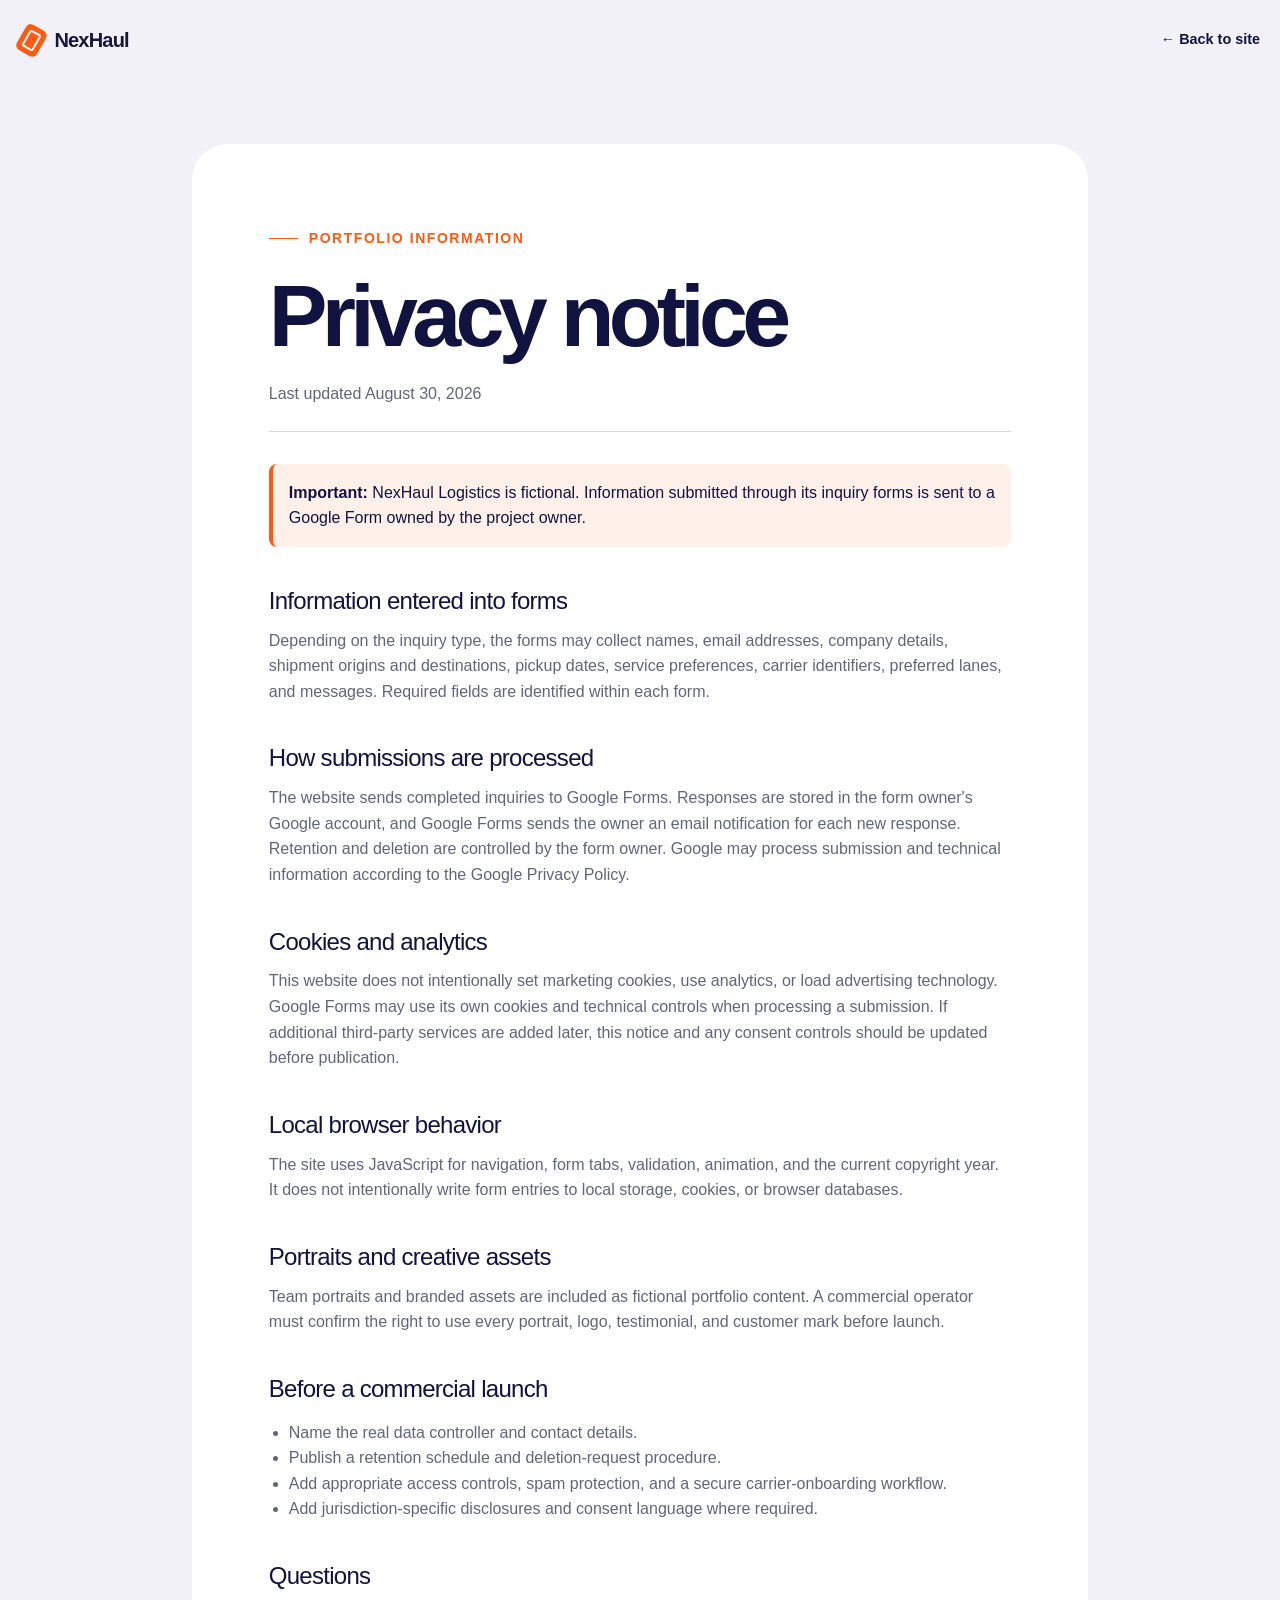
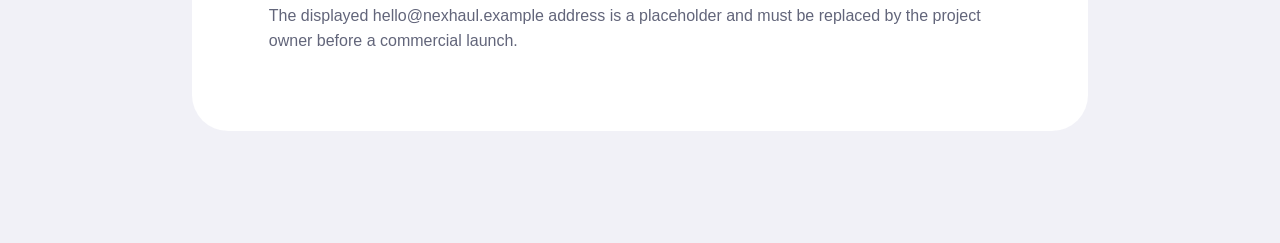
<file: privacy.html>
<!doctype html>
<html lang="en">
  <head>
    <meta charset="UTF-8" />
    <meta name="viewport" content="width=device-width, initial-scale=1.0" />
    <title>Privacy Notice | NexHaul Logistics Concept</title>
    <meta name="description" content="Privacy information for the fictional NexHaul Logistics portfolio website concept." />
    <meta name="robots" content="noindex, follow" />
    <link rel="icon" type="image/png" href="./assets/favicon.png" />
    <link rel="stylesheet" href="./styles.css" />
  </head>
  <body class="legal-page">
    <header class="legal-header"><div class="container"><a class="brand" href="./index.html"><span class="brand-mark" aria-hidden="true"><span></span></span><span>NexHaul</span></a><a class="legal-back" href="./index.html#project-notes">← Back to site</a></div></header>
    <main class="legal-main"><article class="legal-shell">
      <span class="eyebrow">Portfolio information</span><h1>Privacy notice</h1><p class="legal-meta">Last updated August 30, 2026</p>
      <p class="legal-callout"><strong>Important:</strong> NexHaul Logistics is fictional. Information submitted through its inquiry forms is sent to a Google Form owned by the project owner.</p>
      <h2>Information entered into forms</h2><p>Depending on the inquiry type, the forms may collect names, email addresses, company details, shipment origins and destinations, pickup dates, service preferences, carrier identifiers, preferred lanes, and messages. Required fields are identified within each form.</p>
      <h2>How submissions are processed</h2><p>The website sends completed inquiries to Google Forms. Responses are stored in the form owner's Google account, and Google Forms sends the owner an email notification for each new response. Retention and deletion are controlled by the form owner. Google may process submission and technical information according to the <a href="https://policies.google.com/privacy">Google Privacy Policy</a>.</p>
      <h2>Cookies and analytics</h2><p>This website does not intentionally set marketing cookies, use analytics, or load advertising technology. Google Forms may use its own cookies and technical controls when processing a submission. If additional third-party services are added later, this notice and any consent controls should be updated before publication.</p>
      <h2>Local browser behavior</h2><p>The site uses JavaScript for navigation, form tabs, validation, animation, and the current copyright year. It does not intentionally write form entries to local storage, cookies, or browser databases.</p>
      <h2>Portraits and creative assets</h2><p>Team portraits and branded assets are included as fictional portfolio content. A commercial operator must confirm the right to use every portrait, logo, testimonial, and customer mark before launch.</p>
      <h2>Before a commercial launch</h2><ul><li>Name the real data controller and contact details.</li><li>Publish a retention schedule and deletion-request procedure.</li><li>Add appropriate access controls, spam protection, and a secure carrier-onboarding workflow.</li><li>Add jurisdiction-specific disclosures and consent language where required.</li></ul>
      <h2>Questions</h2><p>The displayed <a href="mailto:hello@nexhaul.example">hello@nexhaul.example</a> address is a placeholder and must be replaced by the project owner before a commercial launch.</p>
    </article></main>
  </body>
</html>
</file>
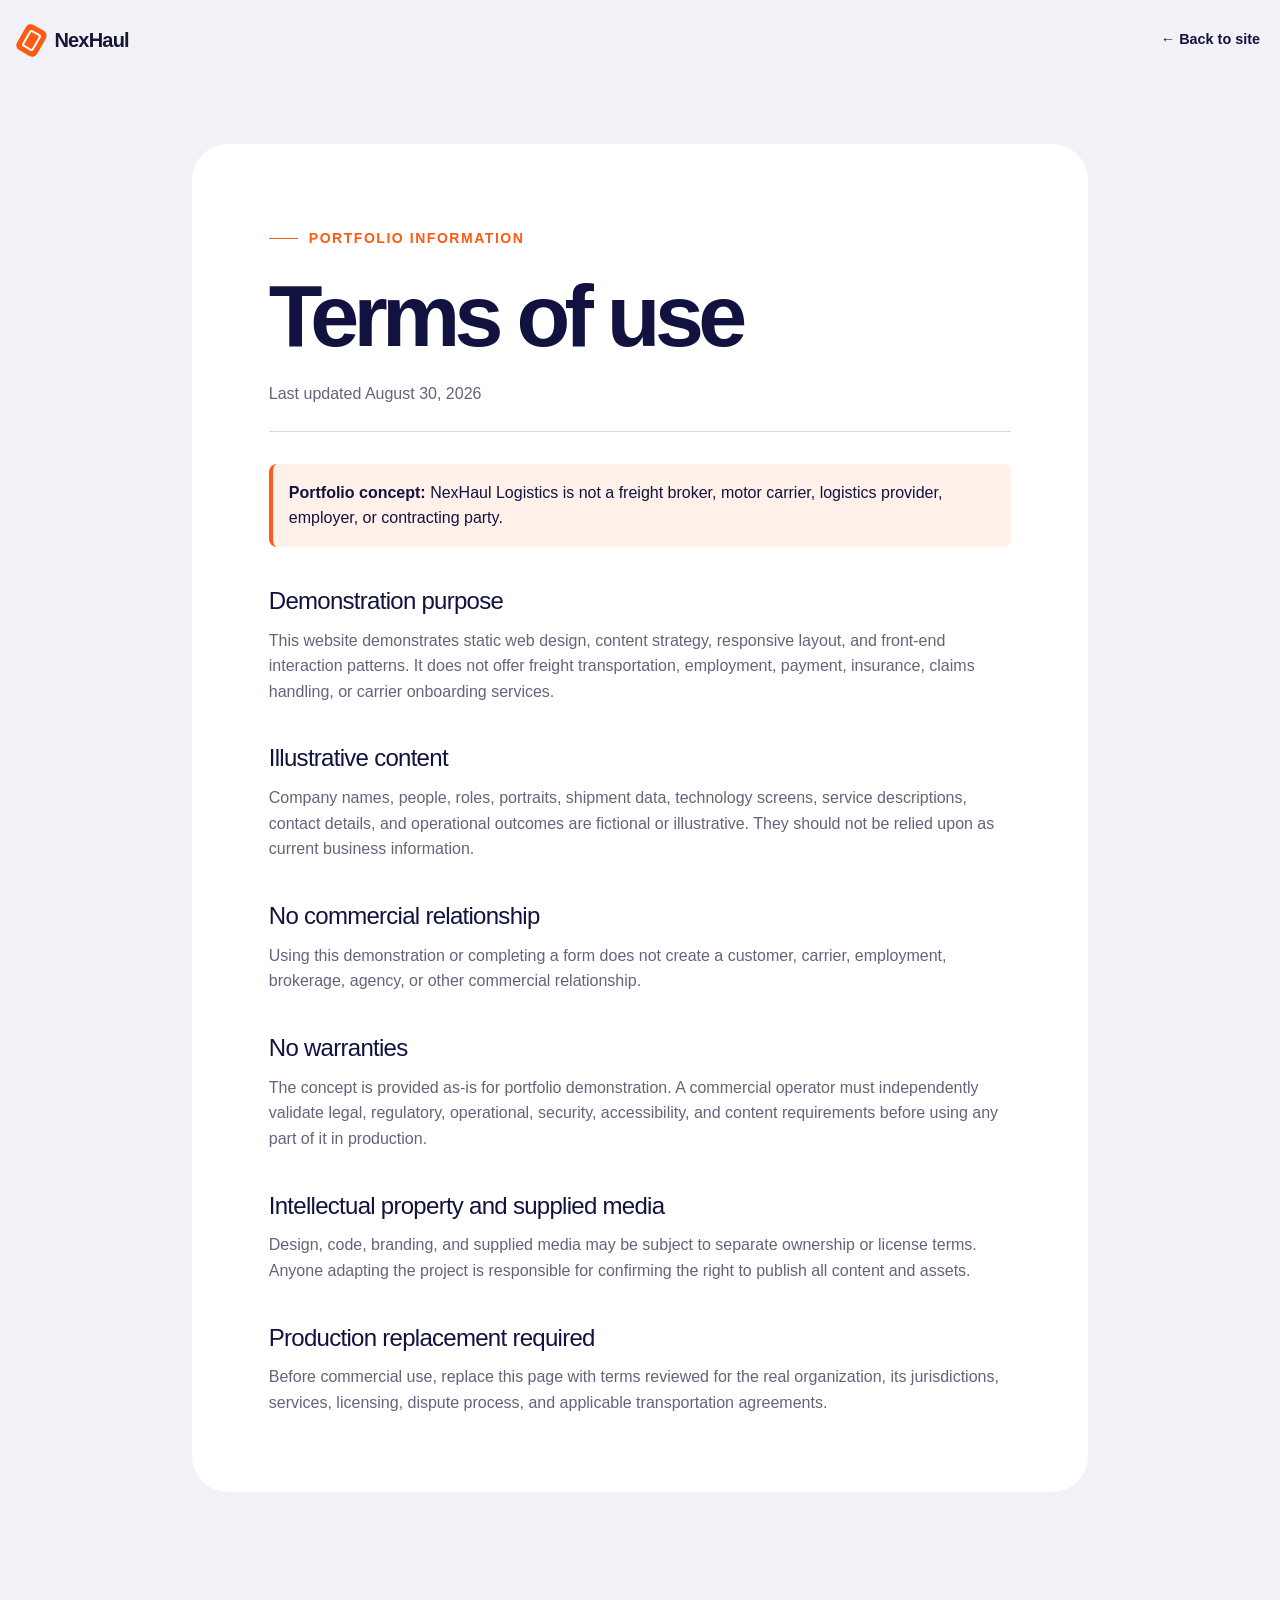
<file: terms.html>
<!doctype html>
<html lang="en">
  <head>
    <meta charset="UTF-8" />
    <meta name="viewport" content="width=device-width, initial-scale=1.0" />
    <title>Terms of Use | NexHaul Logistics Concept</title>
    <meta name="description" content="Terms for the fictional NexHaul Logistics portfolio website concept." />
    <meta name="robots" content="noindex, follow" />
    <link rel="icon" type="image/png" href="./assets/favicon.png" />
    <link rel="stylesheet" href="./styles.css" />
  </head>
  <body class="legal-page">
    <header class="legal-header"><div class="container"><a class="brand" href="./index.html"><span class="brand-mark" aria-hidden="true"><span></span></span><span>NexHaul</span></a><a class="legal-back" href="./index.html#project-notes">← Back to site</a></div></header>
    <main class="legal-main"><article class="legal-shell">
      <span class="eyebrow">Portfolio information</span><h1>Terms of use</h1><p class="legal-meta">Last updated August 30, 2026</p>
      <p class="legal-callout"><strong>Portfolio concept:</strong> NexHaul Logistics is not a freight broker, motor carrier, logistics provider, employer, or contracting party.</p>
      <h2>Demonstration purpose</h2><p>This website demonstrates static web design, content strategy, responsive layout, and front-end interaction patterns. It does not offer freight transportation, employment, payment, insurance, claims handling, or carrier onboarding services.</p>
      <h2>Illustrative content</h2><p>Company names, people, roles, portraits, shipment data, technology screens, service descriptions, contact details, and operational outcomes are fictional or illustrative. They should not be relied upon as current business information.</p>
      <h2>No commercial relationship</h2><p>Using this demonstration or completing a form does not create a customer, carrier, employment, brokerage, agency, or other commercial relationship.</p>
      <h2>No warranties</h2><p>The concept is provided as-is for portfolio demonstration. A commercial operator must independently validate legal, regulatory, operational, security, accessibility, and content requirements before using any part of it in production.</p>
      <h2>Intellectual property and supplied media</h2><p>Design, code, branding, and supplied media may be subject to separate ownership or license terms. Anyone adapting the project is responsible for confirming the right to publish all content and assets.</p>
      <h2>Production replacement required</h2><p>Before commercial use, replace this page with terms reviewed for the real organization, its jurisdictions, services, licensing, dispute process, and applicable transportation agreements.</p>
    </article></main>
  </body>
</html>
</file>
<file: styles.css>
:root {
  --navy: #11123f;
  --navy-deep: #090a2b;
  --indigo: #1b1d5a;
  --orange: #ff5a12;
  --orange-dark: #e84400;
  --lavender: #eeeff9;
  --lavender-2: #dfe1ee;
  --paper: #fbfaf6;
  --white: #ffffff;
  --ink: #161637;
  --muted: #74768d;
  --line: #d7d8e3;
  --green: #1a9d69;
  --radius-sm: 1rem;
  --radius-md: 1.5rem;
  --radius-lg: 2.25rem;
  --shadow: 0 28px 70px rgba(17, 18, 63, 0.12);
  --max: 82rem;
}

*,
*::before,
*::after {
  box-sizing: border-box;
}

html {
  scroll-behavior: smooth;
  scroll-padding-top: 7rem;
}

body {
  margin: 0;
  background: var(--paper);
  color: var(--ink);
  font-family: "Avenir Next", Avenir, "Helvetica Neue", Arial, sans-serif;
  line-height: 1.6;
  overflow-x: hidden;
  text-rendering: optimizeLegibility;
}

body.menu-open {
  overflow: hidden;
}

a {
  color: inherit;
  text-decoration: none;
}

button,
input,
select,
textarea {
  color: inherit;
  font: inherit;
}

button,
select {
  cursor: pointer;
}

p,
h1,
h2,
h3,
blockquote {
  margin: 0;
}

.container {
  margin-inline: auto;
  width: min(calc(100% - 2.5rem), var(--max));
}

.section {
  padding: 7.5rem 0;
}

.skip-link {
  background: var(--orange);
  border-radius: 0 0 0.5rem 0.5rem;
  color: white;
  font-weight: 700;
  left: 1rem;
  padding: 0.75rem 1rem;
  position: fixed;
  top: -5rem;
  transition: top 0.2s;
  z-index: 9999;
}

.skip-link:focus {
  top: 0;
}

:focus-visible {
  outline: 3px solid rgba(255, 90, 18, 0.6);
  outline-offset: 4px;
}

.site-header {
  left: 0;
  padding-top: 1rem;
  position: fixed;
  right: 0;
  top: 0;
  transition: transform 0.3s ease;
  z-index: 1000;
}

.nav-shell {
  align-items: center;
  background: rgba(250, 250, 255, 0.92);
  border: 1px solid rgba(17, 18, 63, 0.1);
  border-radius: 1.5rem;
  box-shadow: 0 12px 35px rgba(8, 9, 41, 0.12);
  display: grid;
  grid-template-columns: 1fr auto 1fr;
  min-height: 4.75rem;
  padding: 0.7rem 0.8rem 0.7rem 1.35rem;
  backdrop-filter: blur(18px);
}

.brand {
  align-items: center;
  display: inline-flex;
  font-size: 1.25rem;
  font-weight: 700;
  gap: 0.7rem;
  letter-spacing: -0.04em;
  width: max-content;
}

.brand-mark {
  background: var(--orange);
  border-radius: 0.35rem;
  display: inline-block;
  height: 1.8rem;
  position: relative;
  transform: rotate(30deg);
  width: 1.45rem;
}

.brand-mark > span {
  border: 2px solid white;
  border-radius: 0.18rem;
  inset: 0.33rem;
  position: absolute;
}

.brand-mark--mini {
  height: 1.25rem;
  width: 1rem;
}

.primary-nav {
  align-items: center;
  display: flex;
  gap: 0.2rem;
}

.primary-nav a {
  border-radius: 999px;
  color: #4e5068;
  font-size: 0.86rem;
  font-weight: 500;
  padding: 0.75rem 0.9rem;
  transition: background 0.2s, color 0.2s;
}

.primary-nav a:hover,
.primary-nav a.active {
  background: var(--navy);
  color: white;
}

.nav-cta {
  justify-self: end;
}

.menu-toggle {
  align-items: center;
  background: var(--navy);
  border: 0;
  border-radius: 50%;
  display: none;
  flex-direction: column;
  height: 3rem;
  justify-content: center;
  padding: 0;
  width: 3rem;
}

.menu-toggle span {
  background: white;
  height: 1px;
  margin: 2.5px 0;
  transition: transform 0.2s, opacity 0.2s;
  width: 1.1rem;
}

.button {
  align-items: center;
  border: 0;
  border-radius: 999px;
  display: inline-flex;
  font-size: 0.92rem;
  font-weight: 600;
  gap: 1.5rem;
  justify-content: center;
  min-height: 3.5rem;
  padding: 0 1.6rem;
  transition: background 0.2s, color 0.2s, transform 0.2s;
  width: max-content;
}

.button span {
  font-size: 1.1rem;
}

.button:hover {
  transform: translateY(-2px);
}

.button--small {
  gap: 0.7rem;
  min-height: 3.1rem;
  padding-inline: 1.3rem;
}

.button--orange {
  background: var(--orange);
  box-shadow: 0 10px 24px rgba(255, 90, 18, 0.22);
  color: white;
}

.button--orange:hover {
  background: var(--orange-dark);
}

.button--dark {
  background: var(--navy);
  color: white;
}

.button--white {
  background: white;
  color: var(--navy);
}

.text-link {
  align-items: center;
  display: inline-flex;
  font-weight: 600;
  gap: 0.8rem;
  padding: 0.75rem 0;
}

.text-link span {
  color: var(--orange);
  transition: transform 0.2s;
}

.text-link:hover span {
  transform: translateX(0.25rem);
}

.hero {
  background:
    radial-gradient(circle at 82% 8%, rgba(91, 92, 180, 0.28), transparent 26rem),
    linear-gradient(135deg, #191a4b, var(--navy-deep));
  min-height: 100svh;
  padding: 7rem 0 2.25rem;
}

.hero-shell {
  background:
    radial-gradient(circle at 80% 25%, rgba(255, 255, 255, 0.7), transparent 24rem),
    linear-gradient(145deg, #f7f7fc, #e8e9f5);
  border-radius: var(--radius-lg);
  display: grid;
  grid-template-columns: 1.1fr 0.9fr;
  grid-template-rows: auto auto 1fr;
  min-height: calc(100svh - 9.25rem);
  overflow: hidden;
  padding: 2rem 3.25rem 2.25rem;
  position: relative;
}

.hero-shell::before {
  border: 1px solid rgba(17, 18, 63, 0.06);
  border-radius: 50%;
  content: "";
  height: 36rem;
  left: -16rem;
  position: absolute;
  top: 16rem;
  width: 36rem;
}

.hero-topline {
  align-items: flex-start;
  display: flex;
  grid-column: 1 / -1;
  justify-content: space-between;
  position: relative;
  z-index: 2;
}

.hero-topline > p {
  color: var(--muted);
  font-size: 0.88rem;
  line-height: 1.45;
  max-width: 13rem;
}

.tag {
  align-items: center;
  background: white;
  border-radius: 999px;
  color: var(--navy);
  display: inline-flex;
  font-size: 0.78rem;
  font-weight: 600;
  gap: 0.6rem;
  padding: 0.65rem 0.85rem;
}

.tag-dot {
  background: var(--green);
  border-radius: 50%;
  box-shadow: 0 0 0 4px rgba(26, 157, 105, 0.12);
  height: 0.45rem;
  width: 0.45rem;
}

.hero-heading {
  grid-column: 1 / -1;
  padding-top: 1.2rem;
  position: relative;
  z-index: 1;
}

.hero h1,
h2 {
  color: var(--navy);
  font-size: clamp(3.1rem, 6.5vw, 6.75rem);
  font-weight: 500;
  letter-spacing: -0.075em;
  line-height: 0.88;
}

.hero h1 {
  font-size: clamp(4rem, 8.35vw, 8.6rem);
  max-width: 70rem;
}

.hero h1 em {
  color: var(--orange);
  font-style: normal;
}

.hero-copy {
  align-self: end;
  max-width: 25rem;
  padding-bottom: 1.5rem;
  position: relative;
  z-index: 4;
}

.hero-copy > p {
  color: #666980;
  font-size: 1rem;
  margin-bottom: 1.6rem;
}

.hero-actions {
  align-items: center;
  display: flex;
  gap: 1.25rem;
}

.hero-visual {
  align-self: end;
  height: 25rem;
  position: relative;
  z-index: 2;
}

.container-stack {
  bottom: 0;
  height: 22rem;
  position: absolute;
  right: 5%;
  transform: rotate(-4deg);
  width: 27rem;
}

.cargo {
  background:
    repeating-linear-gradient(90deg, rgba(112, 31, 0, 0.22) 0 2px, transparent 2px 2.35rem),
    linear-gradient(145deg, #ff762f, #ed4600);
  border: 2px solid rgba(133, 38, 0, 0.35);
  box-shadow: 0 22px 35px rgba(79, 26, 5, 0.2);
  color: white;
  display: flex;
  flex-direction: column;
  height: 8.3rem;
  justify-content: center;
  padding-left: 2rem;
  position: absolute;
  width: 25rem;
}

.cargo::before,
.cargo::after {
  border: 2px solid rgba(255, 255, 255, 0.28);
  content: "";
  inset-block: 0.45rem;
  position: absolute;
  width: 0.35rem;
}

.cargo::before { left: 0.55rem; }
.cargo::after { right: 0.55rem; }
.cargo span { font-size: 0.66rem; letter-spacing: 0.25em; opacity: 0.78; }
.cargo b { font-size: 1.6rem; letter-spacing: -0.06em; }
.cargo--back { right: 0; top: 0; }
.cargo--middle { left: 0; top: 6.4rem; }
.cargo--front { bottom: 0; right: 0.5rem; }

.float-card {
  background: rgba(255, 255, 255, 0.96);
  border: 1px solid rgba(17, 18, 63, 0.06);
  border-radius: 1rem;
  box-shadow: 0 18px 45px rgba(17, 18, 63, 0.16);
  position: absolute;
  z-index: 5;
}

.route-card {
  left: -3rem;
  padding: 1rem 1.1rem;
  top: 0.5rem;
  width: 15rem;
}

.route-card__top {
  display: flex;
  font-size: 0.65rem;
  justify-content: space-between;
  margin-bottom: 0.8rem;
}

.status {
  align-items: center;
  color: var(--green);
  display: inline-flex;
  font-size: 0.68rem;
  font-weight: 600;
  gap: 0.35rem;
}

.status i {
  background: var(--green);
  border-radius: 50%;
  height: 0.4rem;
  width: 0.4rem;
}

.route-card strong {
  display: block;
  font-size: 0.88rem;
}

.route-card small,
.load-card small {
  color: var(--muted);
  font-size: 0.62rem;
}

.route-line {
  align-items: center;
  display: flex;
  margin: 0.4rem 0;
}

.route-line i {
  background: var(--orange);
  border: 2px solid white;
  border-radius: 50%;
  box-shadow: 0 0 0 1px var(--orange);
  height: 0.45rem;
  width: 0.45rem;
}

.route-line span {
  border-top: 1px dashed #bbbccc;
  flex: 1;
}

.load-card {
  bottom: 1.5rem;
  left: 0;
  padding: 1rem;
  width: 11rem;
}

.mini-label {
  color: var(--muted);
  display: block;
  font-size: 0.65rem;
}

.load-card strong {
  display: block;
  font-size: 1.4rem;
  line-height: 1.3;
}

.progress {
  background: var(--lavender);
  border-radius: 999px;
  display: block;
  height: 0.4rem;
  margin: 0.3rem 0;
  overflow: hidden;
}

.progress i {
  background: var(--orange);
  display: block;
  height: 100%;
  width: 68%;
}

.customer-chip {
  align-items: center;
  bottom: 0.8rem;
  display: flex;
  gap: 0.65rem;
  position: absolute;
  right: 0;
  z-index: 6;
}

.chip-avatars {
  display: flex;
}

.chip-avatars i {
  align-items: center;
  background: var(--navy);
  border: 2px solid var(--lavender);
  border-radius: 50%;
  color: white;
  display: flex;
  font-size: 0.48rem;
  font-style: normal;
  height: 2rem;
  justify-content: center;
  margin-left: -0.45rem;
  width: 2rem;
}

.chip-avatars i:nth-child(2) { background: #b96546; }
.chip-avatars i:nth-child(3) { background: var(--orange); }
.customer-chip strong,
.customer-chip small { display: block; line-height: 1.3; }
.customer-chip strong { font-size: 0.78rem; }
.customer-chip small { color: var(--muted); font-size: 0.6rem; }

.trust-strip {
  border-bottom: 1px solid var(--line);
  padding: 2.25rem 0;
}

.trust-grid {
  align-items: center;
  display: grid;
  gap: 2rem;
  grid-template-columns: 1.5fr repeat(4, 1fr);
}

.trust-grid > p {
  color: var(--muted);
  font-size: 0.7rem;
  font-weight: 700;
  letter-spacing: 0.1em;
  text-transform: uppercase;
}

.trust-grid > div strong,
.trust-grid > div span {
  display: block;
}

.trust-grid > div strong {
  color: var(--navy);
  font-size: 1.35rem;
  letter-spacing: -0.05em;
}

.trust-grid > div span {
  color: var(--muted);
  font-size: 0.69rem;
}

.split-grid {
  display: grid;
  gap: 7rem;
  grid-template-columns: 0.9fr 1.1fr;
}

.eyebrow {
  align-items: center;
  color: var(--orange);
  display: inline-flex;
  font-size: 0.72rem;
  font-weight: 700;
  gap: 0.7rem;
  letter-spacing: 0.11em;
  margin-bottom: 1.5rem;
  text-transform: uppercase;
}

.eyebrow::before {
  background: currentColor;
  content: "";
  height: 1px;
  width: 1.8rem;
}

.eyebrow--light {
  color: #ff9869;
}

.about h2,
.tech h2,
.careers h2,
.faq h2 {
  font-size: clamp(3rem, 5.5vw, 5.6rem);
}

.about-copy {
  padding-top: 4rem;
}

.about-copy > p {
  color: var(--muted);
  max-width: 39rem;
}

.about-copy .lead {
  color: var(--navy);
  font-size: 1.3rem;
  line-height: 1.55;
  margin-bottom: 1.25rem;
}

.feature-list {
  margin-top: 3rem;
}

.feature-list > div {
  align-items: flex-start;
  border-top: 1px solid var(--line);
  display: grid;
  gap: 1.5rem;
  grid-template-columns: 2.5rem 1fr;
  padding: 1.25rem 0;
}

.feature-list span {
  color: var(--orange);
  font-size: 0.72rem;
  font-weight: 700;
}

.feature-list strong {
  color: var(--navy);
  display: block;
  font-size: 1rem;
}

.feature-list p {
  color: var(--muted);
  font-size: 0.86rem;
}

.services {
  background: var(--navy);
  color: white;
}

.section-heading {
  align-items: end;
  display: flex;
  gap: 4rem;
  justify-content: space-between;
  margin-bottom: 4rem;
}

.section-heading h2 {
  font-size: clamp(3.3rem, 5.6vw, 5.8rem);
}

.section-heading > p,
.section-heading > div + p {
  color: var(--muted);
  max-width: 27rem;
}

.section-heading--light h2 {
  color: white;
}

.section-heading--light > p {
  color: #b5b6cb;
}

.services-grid {
  display: grid;
  gap: 1rem;
  grid-template-columns: repeat(3, 1fr);
}

.service-card {
  background: var(--indigo);
  border: 1px solid rgba(255, 255, 255, 0.08);
  border-radius: var(--radius-md);
  display: flex;
  flex-direction: column;
  min-height: 23rem;
  overflow: hidden;
  padding: 2rem;
  position: relative;
  transition: transform 0.25s, background 0.25s;
}

.service-card:hover,
.service-card:focus-within {
  background: var(--orange);
  transform: translateY(-0.4rem);
}

.service-no {
  color: rgba(255, 255, 255, 0.55);
  font-size: 0.7rem;
}

.service-symbol {
  align-items: center;
  border: 1px solid rgba(255, 255, 255, 0.16);
  border-radius: 50%;
  display: flex;
  font-size: 1.7rem;
  height: 4.2rem;
  justify-content: center;
  margin: 2.4rem 0 auto;
  width: 4.2rem;
}

.service-card h3 {
  font-size: 1.7rem;
  font-weight: 500;
  letter-spacing: -0.045em;
  line-height: 1.1;
  margin-bottom: 0.75rem;
}

.service-card p {
  color: #bfc0d5;
  font-size: 0.86rem;
  margin-bottom: 1.5rem;
}

.service-card:hover p,
.service-card:focus-within p {
  color: rgba(255, 255, 255, 0.82);
}

.service-card a {
  align-items: center;
  display: flex;
  font-size: 0.78rem;
  font-weight: 600;
  justify-content: space-between;
}

.tech {
  background: #f1f1f7;
}

.tech-shell {
  align-items: center;
  display: grid;
  gap: 6rem;
  grid-template-columns: 0.9fr 1.1fr;
}

.tech-copy > p {
  color: var(--muted);
  margin: 2rem 0;
  max-width: 34rem;
}

.check-list {
  list-style: none;
  margin: 0 0 2rem;
  padding: 0;
}

.check-list li {
  align-items: center;
  border-top: 1px solid var(--line);
  display: flex;
  font-size: 0.9rem;
  gap: 0.8rem;
  padding: 0.85rem 0;
}

.check-list li span {
  align-items: center;
  background: var(--orange);
  border-radius: 50%;
  color: white;
  display: flex;
  font-size: 0.62rem;
  height: 1.35rem;
  justify-content: center;
  width: 1.35rem;
}

.dashboard {
  background: white;
  border: 1px solid rgba(17, 18, 63, 0.07);
  border-radius: 1.75rem;
  box-shadow: var(--shadow);
  padding: 1.4rem;
  transform: rotate(1.5deg);
}

.dashboard-bar,
.dashboard-bar > div {
  align-items: center;
  display: flex;
  justify-content: space-between;
}

.dashboard-bar > div {
  gap: 0.6rem;
}

.dashboard-bar strong {
  font-size: 0.82rem;
}

.dashboard-live {
  align-items: center;
  background: #e9f6f0;
  border-radius: 999px;
  color: var(--green);
  display: flex;
  font-size: 0.62rem;
  font-weight: 700;
  gap: 0.35rem;
  padding: 0.4rem 0.65rem;
}

.dashboard-live i {
  background: var(--green);
  border-radius: 50%;
  height: 0.35rem;
  width: 0.35rem;
}

.metrics {
  display: grid;
  gap: 0.8rem;
  grid-template-columns: 1fr 1fr;
  margin: 1.2rem 0 0.8rem;
}

.metrics > div {
  background: #f5f5fa;
  border-radius: 1rem;
  padding: 1rem;
}

.metrics small,
.metrics strong,
.metrics span {
  display: block;
}

.metrics small { color: var(--muted); font-size: 0.65rem; }
.metrics strong { color: var(--navy); font-size: 1.6rem; letter-spacing: -0.05em; }
.metrics span { color: var(--green); font-size: 0.58rem; }

.map-panel {
  background: #e9eaf3;
  border-radius: 1rem;
  height: 17rem;
  overflow: hidden;
  position: relative;
}

.map-grid {
  background-image: linear-gradient(rgba(17, 18, 63, 0.04) 1px, transparent 1px), linear-gradient(90deg, rgba(17, 18, 63, 0.04) 1px, transparent 1px);
  background-size: 2rem 2rem;
  inset: 0;
  position: absolute;
}

.map-panel::after {
  border: 1px solid rgba(17, 18, 63, 0.09);
  border-radius: 45% 55% 60% 40%;
  content: "";
  inset: 15% 12%;
  position: absolute;
  transform: rotate(-8deg);
}

.map-city {
  color: var(--navy);
  font-size: 0.55rem;
  font-weight: 600;
  position: absolute;
  z-index: 2;
}

.map-city i {
  background: var(--orange);
  border: 2px solid white;
  border-radius: 50%;
  box-shadow: 0 0 0 1px var(--orange);
  display: block;
  height: 0.55rem;
  margin-bottom: 0.2rem;
  width: 0.55rem;
}

.map-city--sea { left: 15%; top: 22%; }
.map-city--chi { left: 57%; top: 27%; }
.map-city--dal { left: 48%; top: 64%; }
.map-city--mia { right: 11%; top: 71%; }
.map-route { border-top: 2px dashed rgba(255, 90, 18, 0.7); position: absolute; transform-origin: left; z-index: 1; }
.map-route--one { left: 18%; top: 26%; transform: rotate(6deg); width: 42%; }
.map-route--two { left: 51%; top: 66%; transform: rotate(12deg); width: 34%; }

.shipment-row {
  align-items: center;
  display: grid;
  gap: 0.7rem;
  grid-template-columns: auto 1fr auto;
  padding: 1rem 0.25rem 0.1rem;
}

.shipment-icon {
  align-items: center;
  background: var(--orange);
  border-radius: 0.7rem;
  color: white;
  display: flex;
  font-size: 0.55rem;
  font-weight: 700;
  height: 2.2rem;
  justify-content: center;
  width: 2.2rem;
}

.shipment-row strong,
.shipment-row small { display: block; }
.shipment-row strong { font-size: 0.72rem; }
.shipment-row small { color: var(--muted); font-size: 0.6rem; }

.industry-grid {
  display: grid;
  gap: 1rem;
  grid-template-columns: repeat(4, 1fr);
}

.industry-card {
  border: 1px solid var(--line);
  border-radius: var(--radius-md);
  min-height: 16rem;
  padding: 1.6rem;
  transition: background 0.25s, color 0.25s, transform 0.25s;
}

.industry-card:hover {
  background: var(--navy);
  color: white;
  transform: translateY(-0.35rem);
}

.industry-card > span {
  color: var(--orange);
  display: block;
  font-size: 0.7rem;
  margin-bottom: 7rem;
}

.industry-card h3 {
  font-size: 1.2rem;
  letter-spacing: -0.035em;
  line-height: 1.1;
  margin-bottom: 0.6rem;
}

.industry-card p {
  color: var(--muted);
  font-size: 0.78rem;
}

.industry-card:hover p { color: #c2c3d5; }

.carriers {
  background: #ececf4;
}

.carrier-shell {
  display: grid;
  grid-template-columns: 1.15fr 0.85fr;
}

.carrier-main {
  background: var(--orange);
  border-radius: var(--radius-lg) 0 0 var(--radius-lg);
  color: white;
  padding: 5rem;
}

.carrier-main h2 {
  color: white;
  font-size: clamp(3.4rem, 6vw, 6.2rem);
}

.carrier-main p {
  color: rgba(255, 255, 255, 0.82);
  margin: 2rem 0;
  max-width: 35rem;
}

.carrier-stats {
  background: var(--navy);
  border-radius: 0 var(--radius-lg) var(--radius-lg) 0;
  display: grid;
  gap: 1px;
  grid-template-columns: 1fr 1fr;
  overflow: hidden;
  padding: 3rem;
}

.carrier-stats > div {
  border: 1px solid rgba(255, 255, 255, 0.12);
  padding: 2rem;
}

.carrier-stats strong,
.carrier-stats span { display: block; }
.carrier-stats strong { color: white; font-size: 2.3rem; letter-spacing: -0.06em; }
.carrier-stats span { color: #b5b6ca; font-size: 0.72rem; }

.team-grid {
  display: grid;
  gap: 1rem;
  grid-template-columns: repeat(4, 1fr);
}

.team-card {
  background: var(--lavender);
  border-radius: var(--radius-md);
  overflow: hidden;
}

.portrait {
  aspect-ratio: 0.92;
  background:
    radial-gradient(circle at 50% 35%, rgba(255, 255, 255, 0.92), transparent 43%),
    linear-gradient(145deg, #d8d9e8, #f0f0f7);
  overflow: hidden;
  position: relative;
}

.portrait::before {
  border: 1px solid rgba(17, 18, 63, 0.08);
  border-radius: 50%;
  content: "";
  height: 15rem;
  left: 50%;
  position: absolute;
  top: 20%;
  transform: translateX(-50%);
  width: 15rem;
}

.portrait::after {
  background: var(--orange);
  border-radius: 50%;
  bottom: 1rem;
  content: "";
  height: 0.65rem;
  left: 1rem;
  position: absolute;
  width: 0.65rem;
  z-index: 3;
}

.portrait img {
  filter: drop-shadow(0 1.25rem 1.5rem rgba(17, 18, 63, 0.16));
  height: 117%;
  inset: 0;
  object-fit: cover;
  object-position: center 19%;
  position: absolute;
  transform: translateY(-1%);
  width: 100%;
  z-index: 2;
}

.portrait--two {
  background: radial-gradient(circle at 55% 35%, #f9f7f2 0, #e4e5ef 52%, #d6d8e8 100%);
}

.portrait--two img {
  height: 113%;
  object-position: center 15%;
}

.portrait--three {
  background: radial-gradient(circle at 52% 34%, #f5eef1 0, #e3e0ed 52%, #d3d5e7 100%);
}

.portrait--three img {
  height: 116%;
  object-position: center 18%;
}

.portrait--four {
  background: radial-gradient(circle at 50% 32%, #eef0fa 0, #d9dbea 54%, #cfd2e4 100%);
}

.portrait--four img {
  height: 112%;
  object-position: center 14%;
}

.team-card > div:last-child {
  padding: 1.25rem;
}

.team-card h3 {
  font-size: 1rem;
  letter-spacing: -0.03em;
}

.team-card p {
  color: var(--muted);
  font-size: 0.74rem;
}

.proof {
  background: var(--navy);
}

.careers-shell {
  border: 1px solid var(--line);
  border-radius: var(--radius-lg);
  display: grid;
  gap: 6rem;
  grid-template-columns: 0.85fr 1.15fr;
  padding: 4.5rem;
}

.careers-copy > p {
  color: var(--muted);
  margin: 2rem 0 1rem;
}

.faq {
  background: #f1f1f7;
}

.faq-shell {
  display: grid;
  gap: 7rem;
  grid-template-columns: 0.8fr 1.2fr;
}

.faq-list details {
  border-top: 1px solid var(--line);
}

.faq-list details:last-child { border-bottom: 1px solid var(--line); }
.faq-list summary { color: var(--navy); font-size: 1.05rem; font-weight: 600; list-style: none; padding: 1.5rem 2.5rem 1.5rem 0; position: relative; }
.faq-list summary::-webkit-details-marker { display: none; }
.faq-list summary span::before,
.faq-list summary span::after { background: var(--orange); content: ""; height: 1px; position: absolute; right: 0; top: 2.15rem; transition: transform 0.2s; width: 1rem; }
.faq-list summary span::after { transform: rotate(90deg); }
.faq-list details[open] summary span::after { transform: rotate(0); }
.faq-list details p { color: var(--muted); font-size: 0.88rem; max-width: 40rem; padding: 0 2rem 1.5rem 0; }

.contact {
  background: var(--orange);
}

.contact-shell {
  display: grid;
  gap: 0;
  grid-template-columns: 0.85fr 1.15fr;
}

.contact-copy {
  background: var(--navy);
  border-radius: var(--radius-lg) 0 0 var(--radius-lg);
  color: white;
  padding: 4.5rem;
}

.contact-copy h2 {
  color: white;
  font-size: clamp(3.4rem, 5.8vw, 6rem);
}

.contact-copy > p {
  color: #b8b9cd;
  margin: 2rem 0 3rem;
}

.contact-lines > div {
  border-top: 1px solid rgba(255, 255, 255, 0.13);
  padding: 1rem 0;
}

.contact-lines span,
.contact-lines a { display: block; }
.contact-lines span { color: #9294ae; font-size: 0.65rem; }
.contact-lines a { font-size: 0.86rem; }

.form-head {
  align-items: baseline;
  display: flex;
  justify-content: space-between;
  margin-bottom: 2rem;
}

.form-head h3 {
  color: var(--navy);
  font-size: 1.6rem;
  letter-spacing: -0.04em;
}

.form-head p,
.form-note {
  color: var(--muted);
  font-size: 0.68rem;
}

.field-grid {
  display: grid;
  gap: 1rem;
  grid-template-columns: 1fr 1fr;
}

.form-note { margin-top: 0.75rem; }
.form-success { background: #eaf7f1; border-radius: 0.8rem; color: #166b4b; margin-top: 1rem; padding: 1rem; }
.form-success strong,
.form-success span { display: block; }
.form-success span { font-size: 0.76rem; }

.site-footer {
  background: var(--navy-deep);
  color: white;
  padding: 4rem 0 1.5rem;
}

.footer-top {
  align-items: center;
  border-bottom: 1px solid rgba(255, 255, 255, 0.12);
  display: grid;
  grid-template-columns: 1fr auto 1fr;
  padding-bottom: 2rem;
}

.brand--light { color: white; }
.footer-top > p { color: #a8a9be; font-size: 0.8rem; }
.back-top { align-items: center; border: 1px solid rgba(255, 255, 255, 0.2); border-radius: 50%; display: flex; height: 2.75rem; justify-content: center; justify-self: end; width: 2.75rem; }

.footer-grid {
  display: grid;
  gap: 2rem;
  grid-template-columns: 0.7fr 0.7fr 0.7fr 1.9fr;
  padding: 3rem 0;
}

.footer-grid > div:not(.footer-cta) {
  display: flex;
  flex-direction: column;
  gap: 0.5rem;
}

.footer-grid span { color: #777991; font-size: 0.65rem; margin-bottom: 0.4rem; text-transform: uppercase; }
.footer-grid a,
.footer-grid p { color: #c1c2d1; font-size: 0.78rem; }
.footer-grid a:hover { color: white; }
.footer-cta { background: var(--indigo); border-radius: 1.25rem; padding: 1.5rem; }
.footer-cta a { align-items: center; color: white; display: flex; font-size: 1.5rem; justify-content: space-between; letter-spacing: -0.04em; }
.footer-cta b { color: var(--orange); }

.footer-bottom {
  border-top: 1px solid rgba(255, 255, 255, 0.12);
  color: #777991;
  display: flex;
  font-size: 0.64rem;
  justify-content: space-between;
  padding-top: 1.5rem;
}

.reveal {
  opacity: 0;
  transform: translateY(1.5rem);
  transition: opacity 0.65s ease, transform 0.65s ease;
}

.reveal.is-visible {
  opacity: 1;
  transform: translateY(0);
}

@media (max-width: 68rem) {
  .nav-shell { grid-template-columns: 1fr auto; }
  .primary-nav {
    align-items: stretch;
    background: white;
    border-radius: 1.25rem;
    box-shadow: var(--shadow);
    display: none;
    flex-direction: column;
    left: 1rem;
    padding: 0.8rem;
    position: absolute;
    right: 1rem;
    top: calc(100% + 0.6rem);
  }
  .primary-nav.is-open { display: flex; }
  .primary-nav a { font-size: 1rem; padding: 0.9rem 1rem; }
  .menu-toggle { display: flex; justify-self: end; }
  .menu-toggle[aria-expanded="true"] span:nth-child(1) { transform: translateY(6px) rotate(45deg); }
  .menu-toggle[aria-expanded="true"] span:nth-child(2) { opacity: 0; }
  .menu-toggle[aria-expanded="true"] span:nth-child(3) { transform: translateY(-6px) rotate(-45deg); }
  .nav-cta { display: none; }
  .hero-shell { grid-template-columns: 1fr; }
  .hero-heading { grid-column: 1; }
  .hero-copy { align-self: start; max-width: 30rem; padding: 1.5rem 0 0; }
  .hero-visual { height: 27rem; }
  .container-stack { right: 12%; }
  .route-card { left: 6%; }
  .load-card { left: 12%; }
  .trust-grid { grid-template-columns: repeat(4, 1fr); }
  .trust-grid > p { grid-column: 1 / -1; }
  .services-grid { grid-template-columns: repeat(2, 1fr); }
  .tech-shell { gap: 3rem; }
  .industry-grid,
  .team-grid { grid-template-columns: repeat(2, 1fr); }
  .contact-copy { padding: 3.5rem; }
}

@media (max-width: 48rem) {
  .container { width: min(calc(100% - 1.25rem), var(--max)); }
  .section { padding: 5.5rem 0; }
  .nav-shell { min-height: 4.2rem; padding: 0.55rem 0.6rem 0.55rem 1rem; }
  .brand { font-size: 1.1rem; }
  .hero { padding: 5.6rem 0 0.65rem; }
  .hero-shell { border-radius: 1.5rem; min-height: calc(100svh - 6.25rem); padding: 1.4rem; }
  .hero-topline > p { display: none; }
  .hero h1 { font-size: clamp(3.7rem, 18vw, 6.2rem); }
  .hero-copy { padding-top: 1.7rem; }
  .hero-actions { align-items: flex-start; flex-direction: column; gap: 0.5rem; }
  .hero-visual { height: 24rem; margin-top: 2rem; }
  .container-stack { height: 19rem; right: -4rem; transform: rotate(-4deg) scale(0.82); transform-origin: bottom right; width: 27rem; }
  .route-card { left: 0; top: 0; transform: scale(0.88); transform-origin: top left; }
  .load-card { bottom: 0.5rem; left: 0; }
  .customer-chip { display: none; }
  .trust-grid { gap: 1.5rem; grid-template-columns: 1fr 1fr; }
  .trust-grid > p { grid-column: 1 / -1; }
  .split-grid,
  .tech-shell,
  .carrier-shell,
  .careers-shell,
  .faq-shell,
  .contact-shell { gap: 3rem; grid-template-columns: 1fr; }
  .about-copy { padding-top: 0; }
  .section-heading { align-items: start; flex-direction: column; gap: 1.5rem; }
  .services-grid { grid-template-columns: 1fr; }
  .service-card { min-height: 20rem; }
  .dashboard { transform: none; }
  .industry-grid,
  .team-grid { grid-template-columns: 1fr 1fr; }
  .carrier-shell,
  .contact-shell { gap: 0; }
  .carrier-main,
  .contact-copy { border-radius: var(--radius-lg) var(--radius-lg) 0 0; padding: 3rem 1.5rem; }
  .carrier-stats { border-radius: 0 0 var(--radius-lg) var(--radius-lg); padding: 1.5rem; }
  .carrier-stats > div { padding: 1.25rem; }
  .careers-shell { padding: 2rem 1.5rem; }
  .field-grid { grid-template-columns: 1fr; }
  .form-head { align-items: start; flex-direction: column; gap: 0.4rem; }
  .footer-top { grid-template-columns: 1fr auto; }
  .footer-top > p { display: none; }
  .footer-grid { grid-template-columns: 1fr 1fr; }
  .footer-cta { grid-column: 1 / -1; }
  .footer-bottom { flex-direction: column; gap: 0.4rem; }
}

@media (max-width: 31rem) {
  .hero h1 { font-size: clamp(3.4rem, 17vw, 5rem); }
  .industry-grid,
  .team-grid { grid-template-columns: 1fr; }
  .portrait { aspect-ratio: 1.25; }
  .carrier-stats { grid-template-columns: 1fr; }
  .metrics { grid-template-columns: 1fr; }
  .map-panel { height: 13rem; }
}

@media (prefers-reduced-motion: reduce) {
  html { scroll-behavior: auto; }
  *,
  *::before,
  *::after { scroll-behavior: auto !important; transition-duration: 0.01ms !important; }
  .reveal { opacity: 1; transform: none; }
}

/* Readability, accessibility, and conversion quality pass */

:root {
  --muted: #62657a;
}

.hero h1,
h2 {
  letter-spacing: -0.06em;
  line-height: 0.94;
}

.button--orange {
  color: var(--navy);
}

.button--orange:hover {
  background: #ff7a3d;
}

.button:disabled {
  cursor: wait;
  opacity: 0.7;
  transform: none;
}

.menu-overlay {
  background: rgba(9, 10, 43, 0.54);
  inset: 0;
  position: fixed;
  z-index: 900;
}

.mobile-nav-cta {
  display: none;
}

.trust-grid > p,
.trust-grid > div span,
.eyebrow,
.feature-list span,
.service-no,
.carrier-stats span,
.team-card p,
.form-head p,
.form-note,
.contact-lines span,
.footer-grid span,
.footer-grid a,
.footer-grid p,
.footer-bottom {
  font-size: 0.875rem;
}

.mini-label,
.route-card small,
.load-card small,
.customer-chip small,
.metrics small,
.metrics span,
.map-city,
.shipment-row small,
.dashboard-live,
.dashboard-demo {
  font-size: 0.75rem;
}

.feature-list p,
.service-card p,
.tech-copy > p,
.industry-card p,
.faq-list details p,
.careers-copy > p {
  font-size: 1rem;
}

.service-card {
  color: white;
  min-height: 21rem;
}

.service-card:hover,
.service-card:focus-visible {
  background: var(--orange);
  color: var(--navy);
  transform: translateY(-0.4rem);
}

.service-card:hover p,
.service-card:focus-visible p,
.service-card:hover .service-no,
.service-card:focus-visible .service-no {
  color: var(--navy);
}

.service-card:hover .service-symbol,
.service-card:focus-visible .service-symbol {
  border-color: rgba(17, 18, 63, 0.32);
}

.card-link {
  align-items: center;
  display: flex;
  font-size: 0.9rem;
  font-weight: 700;
  justify-content: space-between;
}

.card-link b {
  font-size: 1.1rem;
}

.industry-card {
  display: block;
  position: relative;
}

.industry-card > b {
  bottom: 1.6rem;
  color: var(--orange);
  font-size: 1.1rem;
  position: absolute;
  right: 1.6rem;
  transition: transform 0.2s;
}

.industry-card:hover > b,
.industry-card:focus-visible > b {
  transform: translate(0.2rem, -0.2rem);
}

.industry-card:focus-visible {
  background: var(--navy);
  color: white;
}

.industry-card:focus-visible p {
  color: #c2c3d5;
}

.dashboard-demo {
  background: #fff1ea;
  border-radius: 999px;
  color: #9b3308;
  font-weight: 700;
  padding: 0.45rem 0.7rem;
}

.carrier-main {
  color: var(--navy);
}

.carrier-main .eyebrow,
.carrier-main h2,
.carrier-main p {
  color: var(--navy);
}

.carrier-main p {
  max-width: 39rem;
}

.team-card small {
  color: var(--muted);
  display: block;
  font-size: 0.875rem;
  line-height: 1.5;
  margin-top: 0.75rem;
}

.concept-disclosure {
  border-top: 1px solid var(--line);
  color: var(--muted);
  font-size: 0.875rem;
  margin-top: 2rem;
  padding-top: 1.25rem;
}

.proof-card {
  align-items: start;
  background: white;
  border-radius: var(--radius-lg);
  display: grid;
  gap: 5rem;
  grid-template-columns: 0.9fr 1.1fr;
  padding: 4.5rem;
}

.proof-card h2 {
  font-size: clamp(3rem, 5vw, 5.25rem);
}

.proof-outcomes > div,
.career-values > div {
  border-top: 1px solid var(--line);
  display: grid;
  gap: 1rem;
  grid-template-columns: 2.5rem 1fr;
  padding: 1.25rem 0;
}

.proof-outcomes span,
.career-values span {
  color: var(--orange-dark);
  font-size: 0.8rem;
  font-weight: 700;
}

.proof-outcomes strong,
.career-values strong {
  color: var(--navy);
  display: block;
  font-size: 1.05rem;
  margin-bottom: 0.25rem;
}

.proof-outcomes p,
.career-values p {
  color: var(--muted);
  font-size: 0.95rem;
}

.career-values {
  align-self: center;
}

.career-values > div {
  grid-template-columns: 2.5rem 1fr 1.5fr;
}

.contact-shell {
  grid-template-columns: 0.75fr 1.25fr;
}

.contact-disclosure {
  border-top: 1px solid rgba(255, 255, 255, 0.13);
  color: #c5c6d5;
  font-size: 0.875rem;
  margin-top: 1.5rem;
  padding-top: 1.5rem;
}

.inquiry-card {
  background: white;
  border-radius: 0 var(--radius-lg) var(--radius-lg) 0;
  min-width: 0;
  padding: 2rem 3rem 3rem;
}

.inquiry-tabs {
  background: #f0f1f7;
  border-radius: 999px;
  display: grid;
  gap: 0.25rem;
  grid-template-columns: repeat(3, 1fr);
  margin-bottom: 2.5rem;
  padding: 0.3rem;
}

.inquiry-tabs button {
  background: transparent;
  border: 0;
  border-radius: 999px;
  color: var(--muted);
  font-size: 0.875rem;
  font-weight: 700;
  min-height: 2.9rem;
  padding: 0.5rem 0.75rem;
}

.inquiry-tabs button[aria-selected="true"] {
  background: var(--navy);
  color: white;
}

.form-panel[hidden] {
  display: none;
}

.no-js .inquiry-tabs {
  display: none;
}

.no-js .form-panel[hidden] {
  display: block !important;
  border-top: 1px solid var(--line);
  margin-top: 2.5rem;
  padding-top: 2.5rem;
}

.noscript-note {
  background: #fff1ea;
  border-left: 4px solid var(--orange-dark);
  border-radius: 0.5rem;
  color: var(--navy);
  margin-bottom: 2rem;
  padding: 1rem;
}

.form-head > div > span {
  color: var(--orange-dark);
  display: block;
  font-size: 0.75rem;
  font-weight: 700;
  letter-spacing: 0.1em;
  margin-bottom: 0.3rem;
  text-transform: uppercase;
}

.inquiry-form label {
  color: var(--navy);
  display: block;
  font-size: 0.875rem;
  font-weight: 700;
  margin-bottom: 1rem;
}

.inquiry-form input,
.inquiry-form select,
.inquiry-form textarea {
  background: #f3f3f8;
  border: 1px solid transparent;
  border-radius: 0.8rem;
  display: block;
  margin-top: 0.4rem;
  min-height: 3.25rem;
  outline: none;
  padding: 0.85rem 1rem;
  resize: vertical;
  width: 100%;
}

.inquiry-form textarea {
  min-height: 7rem;
}

.inquiry-form input:focus,
.inquiry-form select:focus,
.inquiry-form textarea:focus {
  border-color: var(--orange-dark);
  box-shadow: 0 0 0 3px rgba(255, 90, 18, 0.12);
}

.inquiry-form [aria-invalid="true"] {
  border-color: #b42318;
}

.consent-field {
  align-items: flex-start;
  display: flex !important;
  font-weight: 500 !important;
  gap: 0.65rem;
}

.consent-field input {
  flex: 0 0 auto;
  height: 1.15rem;
  margin: 0.2rem 0 0;
  min-height: 0;
  width: 1.15rem;
}

.consent-field a {
  color: #b53b0b;
  font-weight: 700;
  text-decoration: underline;
  text-underline-offset: 0.15em;
}

.form-error,
.form-submit-error {
  color: #9f1c14;
  display: block;
  font-size: 0.82rem;
  font-weight: 600;
  margin: -0.65rem 0 0.85rem;
}

.form-submit-error {
  background: #fff0ef;
  border-radius: 0.75rem;
  margin-top: 1rem;
  padding: 0.8rem;
}

.inquiry-form .button {
  margin-top: 0.5rem;
}

.form-note {
  color: var(--muted);
  margin-top: 0.75rem;
}

.portfolio-note {
  align-items: start;
  background: rgba(255, 255, 255, 0.06);
  border-radius: 1rem;
  display: grid;
  gap: 1rem;
  grid-template-columns: 10rem 1fr;
  margin-bottom: 2rem;
  padding: 1.25rem;
}

.portfolio-note strong {
  color: white;
  font-size: 0.875rem;
}

.portfolio-note p {
  color: #aeb0c5;
  font-size: 0.875rem;
}

.reveal {
  opacity: 1;
  transform: none;
}

.js .reveal {
  opacity: 0;
  transform: translateY(1.5rem);
}

.js .reveal.is-visible {
  opacity: 1;
  transform: translateY(0);
}

/* Legal and accessibility information pages */
.legal-page {
  background: #f1f1f7;
}

.legal-header {
  padding: 1.5rem 0;
}

.legal-header .container {
  align-items: center;
  display: flex;
  justify-content: space-between;
}

.legal-back {
  color: var(--navy);
  font-size: 0.9rem;
  font-weight: 700;
}

.legal-main {
  padding: 4rem 0 7rem;
}

.legal-shell {
  background: white;
  border-radius: var(--radius-lg);
  margin-inline: auto;
  max-width: 56rem;
  padding: clamp(2rem, 6vw, 5rem);
}

.legal-shell h1 {
  color: var(--navy);
  font-size: clamp(3rem, 7vw, 5.5rem);
  letter-spacing: -0.065em;
  line-height: 0.95;
  margin-bottom: 1.5rem;
}

.legal-shell h2 {
  font-size: 1.5rem;
  letter-spacing: -0.03em;
  line-height: 1.2;
  margin: 2.5rem 0 0.75rem;
}

.legal-shell p,
.legal-shell li {
  color: var(--muted);
  font-size: 1rem;
}

.legal-shell ul {
  padding-left: 1.25rem;
}

.legal-meta {
  border-bottom: 1px solid var(--line);
  color: var(--muted);
  font-size: 0.875rem;
  margin-bottom: 2rem;
  padding-bottom: 1.5rem;
}

.legal-callout {
  background: #fff1ea;
  border-left: 4px solid var(--orange);
  border-radius: 0.5rem;
  color: var(--navy) !important;
  margin-top: 2rem;
  padding: 1rem;
}

@media (max-width: 68rem) {
  .mobile-nav-cta {
    background: #f0f1f7;
    display: block;
  }
  .primary-nav .mobile-nav-cta:last-child {
    background: var(--orange);
    color: var(--navy);
  }
  .career-values > div {
    grid-template-columns: 2.5rem 1fr;
  }
  .career-values p {
    grid-column: 2;
  }
  .proof-card {
    gap: 3rem;
  }
}

@media (max-width: 48rem) {
  .proof-card {
    gap: 2.5rem;
    grid-template-columns: 1fr;
    padding: 2rem 1.5rem;
  }
  .inquiry-card {
    border-radius: 0 0 var(--radius-lg) var(--radius-lg);
    padding: 1.5rem;
  }
  .inquiry-tabs {
    border-radius: 1rem;
    grid-template-columns: 1fr;
  }
  .inquiry-tabs button {
    border-radius: 0.75rem;
  }
  .portfolio-note {
    grid-template-columns: 1fr;
  }
  .career-values > div {
    grid-template-columns: 2.5rem 1fr;
  }
  .legal-main {
    padding: 2rem 0 5rem;
  }
}

@media (prefers-reduced-motion: reduce) {
  .js .reveal,
  .js .reveal.is-visible {
    opacity: 1;
    transform: none;
  }
}
</file>
